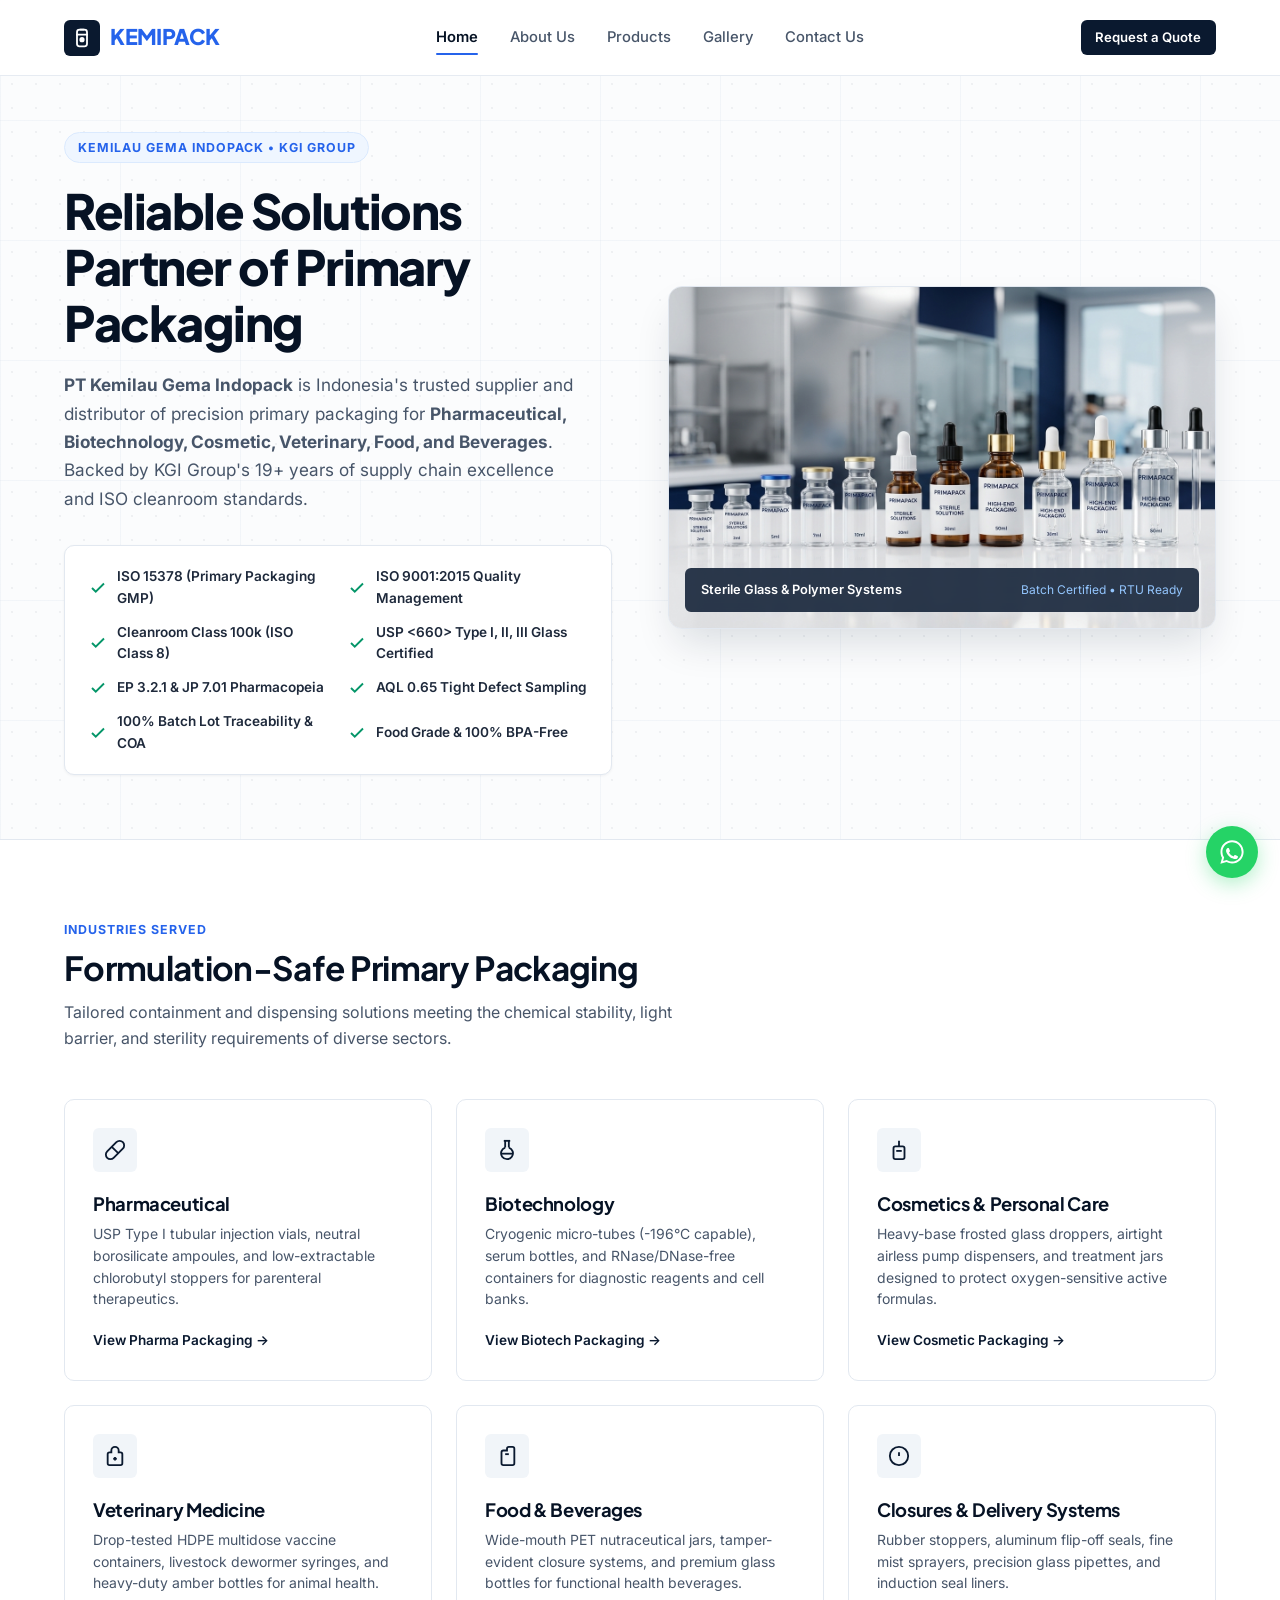
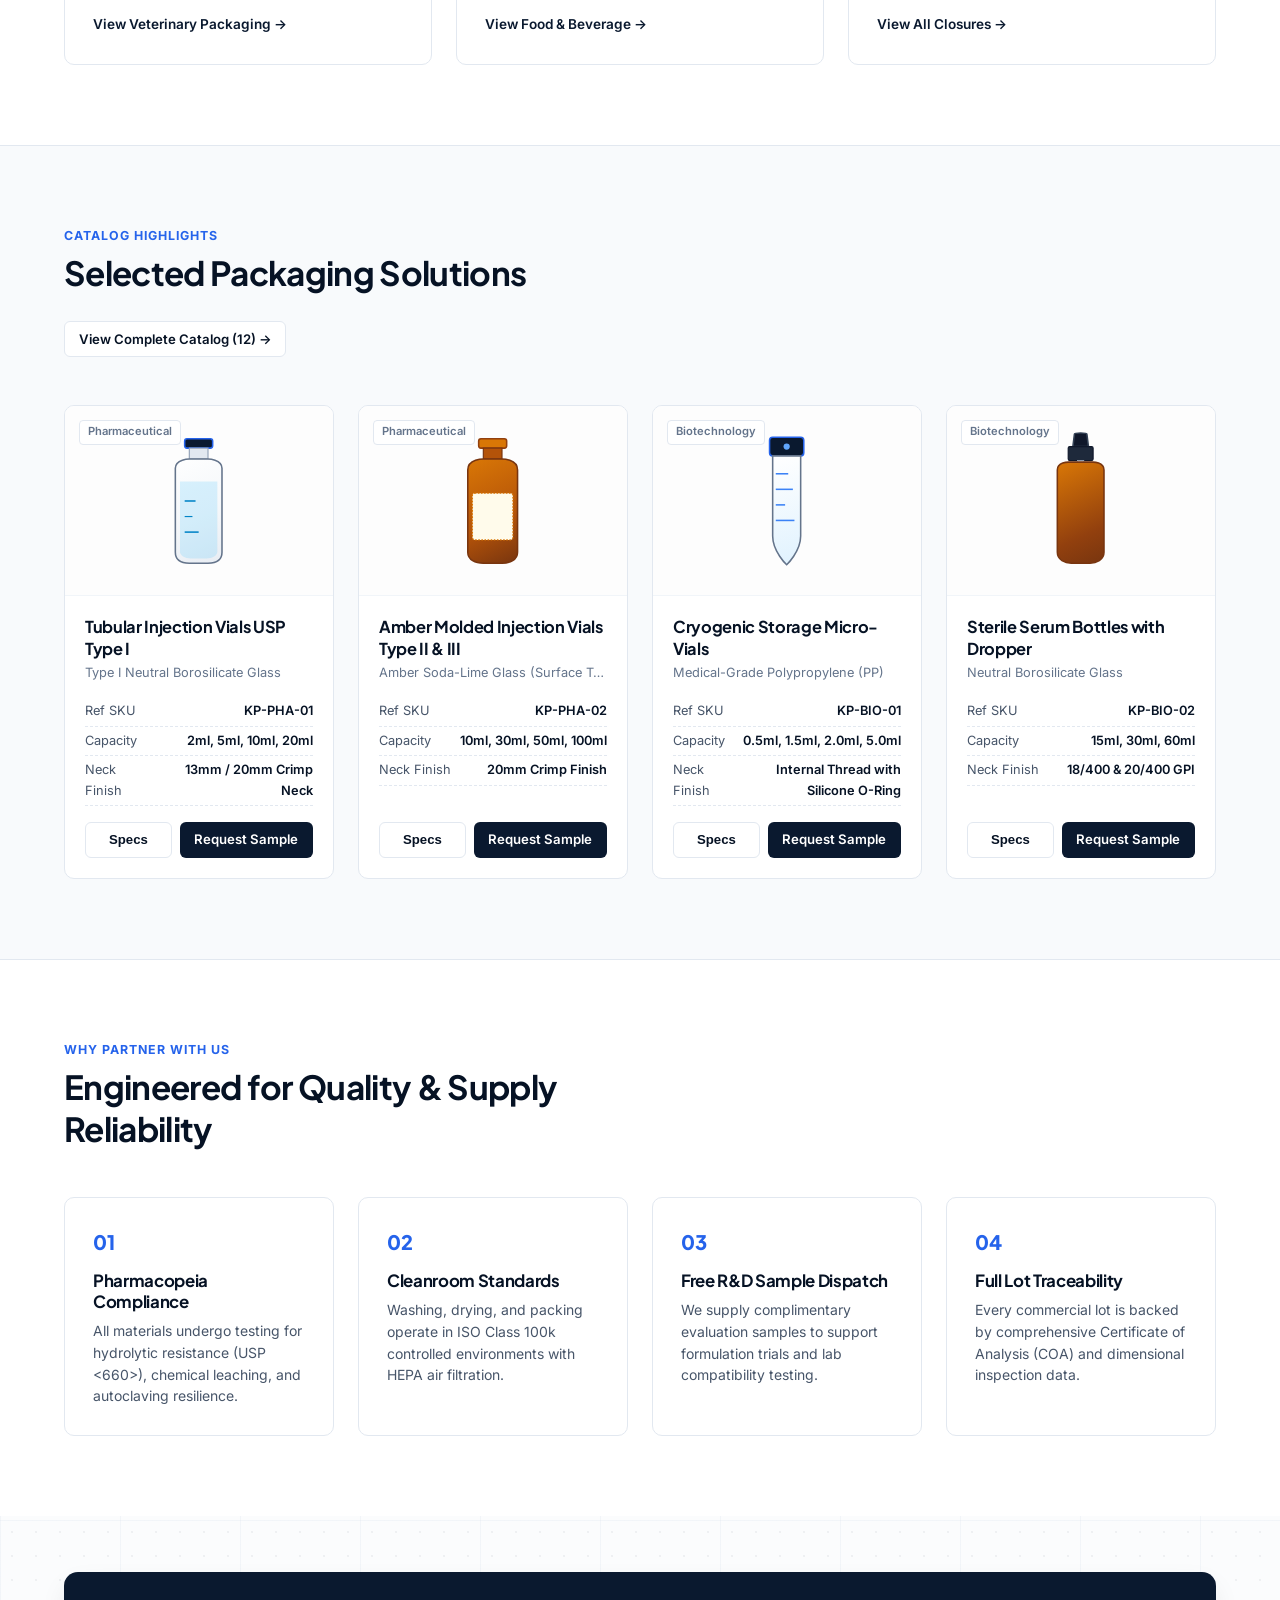
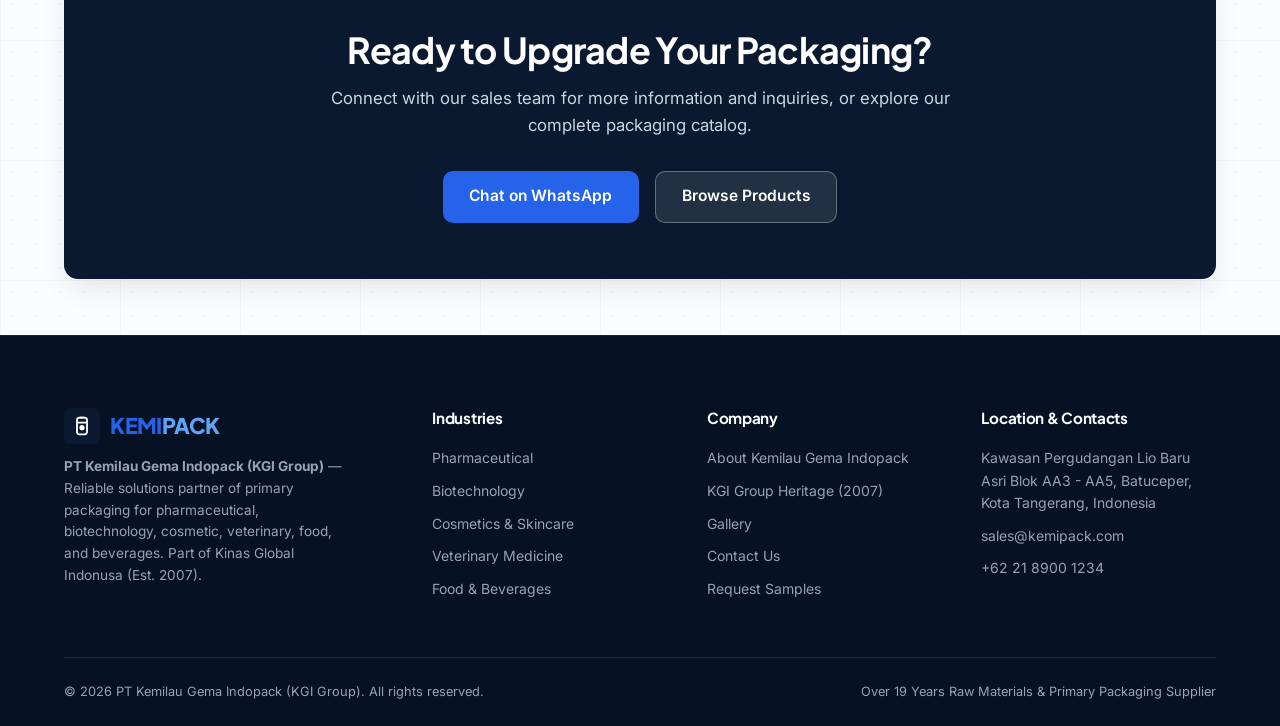
<file: index.html>
<!DOCTYPE html>
<html lang="en">
<head>
  <meta charset="UTF-8">
  <meta name="viewport" content="width=device-width, initial-scale=1.0">
  <title>Kemi Pack — Primary Packaging Solutions Partner</title>
  <meta name="description" content="PT Kemilau Gema Indopack (KGI Group) is a leading supplier and distributor of primary packaging in Indonesia for Pharmaceutical, Biotechnology, Cosmetic, Veterinary, Food, and Beverages. ISO cleanroom certified.">
  <meta name="keywords" content="supplier packaging pharmaceutical, supplier packaging cosmetic, supplier packaging biotechnology, supplier packaging veterinary, supplier packaging food and beverages, distributor packaging indonesia, supplier packaging kosmetik indonesia, supplier packaging obat2an, supplier packaging obat-obatan, distributor botol farmasi, supplier botol kosmetik, botol vial injeksi, botol kaca amber, kemilau gema indopack, kemi pack">
  <meta name="robots" content="index, follow, max-image-preview:large, max-snippet:-1, max-video-preview:-1">
  <link rel="canonical" href="https://kemipack.com/">

  <!-- Nationwide Geographic Targeting for Indonesia -->
  <meta name="geo.region" content="ID">
  <meta name="geo.placename" content="Indonesia">

  <!-- Open Graph / WhatsApp / Facebook / LinkedIn -->
  <meta property="og:type" content="website">
  <meta property="og:url" content="https://kemipack.com/">
  <meta property="og:title" content="Kemi Pack — Primary Packaging Solutions Partner">
  <meta property="og:description" content="Supplier and distributor of precision primary packaging in Indonesia for Pharmaceutical, Biotechnology, Cosmetic, Veterinary, Food, and Beverages.">
  <meta property="og:image" content="https://kemipack.com/assets/hero-banner.jpg">
  <meta property="og:site_name" content="PT Kemilau Gema Indopack">
  <meta property="og:locale" content="en_US">

  <!-- Twitter Card -->
  <meta name="twitter:card" content="summary_large_image">
  <meta name="twitter:url" content="https://kemipack.com/">
  <meta name="twitter:title" content="Kemi Pack — Primary Packaging Solutions Partner">
  <meta name="twitter:description" content="Supplier and distributor of primary packaging for Pharmaceutical, Biotechnology, Cosmetic, Veterinary, Food & Beverages.">
  <meta name="twitter:image" content="https://kemipack.com/assets/hero-banner.jpg">

  <!-- JSON-LD Structured Data Schema -->
  <script type="application/ld+json">
  {
    "@context": "https://schema.org",
    "@type": ["Organization", "LocalBusiness"],
    "name": "PT Kemilau Gema Indopack",
    "alternateName": ["Kemi Pack", "KGI Group Primary Packaging"],
    "url": "https://kemipack.com",
    "logo": "https://kemipack.com/assets/favicon.svg",
    "image": "https://kemipack.com/assets/hero-banner.jpg",
    "description": "Trusted supplier and distributor of primary packaging in Indonesia for pharmaceutical, biotechnology, cosmetic, veterinary, food, and beverages. Part of Kinas Global Indonusa (KGI Group).",
    "address": {
      "@type": "PostalAddress",
      "streetAddress": "Kawasan Pergudangan Lio Baru Asri Blok AA3 - AA5, Batuceper",
      "addressLocality": "Kota Tangerang",
      "addressRegion": "Banten",
      "postalCode": "15122",
      "addressCountry": "ID"
    },
    "geo": {
      "@type": "GeoCoordinates",
      "latitude": -6.1783,
      "longitude": 106.6319
    },
    "areaServed": {
      "@type": "Country",
      "name": "Indonesia"
    },
    "knowsAbout": [
      "Supplier Packaging Pharmaceutical",
      "Supplier Packaging Cosmetic",
      "Supplier Packaging Biotechnology",
      "Supplier Packaging Veterinary",
      "Supplier Packaging Food and Beverages",
      "Distributor Packaging Indonesia",
      "Supplier Packaging Kosmetik Indonesia",
      "Supplier Packaging Obat-obatan",
      "Pharmaceutical Glass Bottles & Vials",
      "Cosmetic Dropper Bottles & Airless Pumps",
      "ISO Cleanroom Primary Packaging"
    ],
    "foundingDate": "2007",
    "parentOrganization": {
      "@type": "Organization",
      "name": "Kinas Global Indonusa (KGI Group)"
    }
  }
  </script>

  <!-- Favicon -->
  <link rel="icon" type="image/svg+xml" href="assets/favicon.svg">
  <link rel="alternate icon" href="assets/favicon.svg">

  <link rel="stylesheet" href="css/style.css">
</head>
<body>

  <!-- Site Header -->
  <header class="site-header">
    <div class="container nav-wrapper">
      <a href="index.html" class="brand-logo" aria-label="Kemi Pack Home">
        <div class="brand-icon">
          <svg viewBox="0 0 24 24" fill="none" stroke="currentColor" stroke-width="2.2" stroke-linecap="round" stroke-linejoin="round">
            <rect x="6" y="2" width="12" height="20" rx="3" />
            <line x1="10" y1="2" x2="14" y2="2" />
            <line x1="6" y1="8" x2="18" y2="8" />
            <circle cx="12" cy="14" r="2" fill="currentColor" />
          </svg>
        </div>
        <span>KEMI<span>PACK</span></span>
      </a>

      <nav aria-label="Main Navigation">
        <ul class="nav-menu">
          <li><a href="index.html" class="nav-link active">Home</a></li>
          <li><a href="about.html" class="nav-link">About Us</a></li>
          <li><a href="products.html" class="nav-link">Products</a></li>
          <li><a href="gallery.html" class="nav-link">Gallery</a></li>
          <li><a href="contact.html" class="nav-link">Contact Us</a></li>
        </ul>
      </nav>

      <div class="nav-actions">
        <a href="contact.html" class="btn btn-primary btn-sm">Request a Quote</a>
        <button class="mobile-toggle" aria-label="Toggle navigation menu" aria-expanded="false">
          <span></span>
          <span></span>
          <span></span>
        </button>
      </div>
    </div>
  </header>

  <!-- Mobile Drawer Menu -->
  <div class="mobile-drawer" role="dialog" aria-modal="true">
    <a href="index.html" class="nav-link active">Home</a>
    <a href="about.html" class="nav-link">About Us</a>
    <a href="products.html" class="nav-link">Products</a>
    <a href="gallery.html" class="nav-link">Gallery</a>
    <a href="contact.html" class="nav-link">Contact Us</a>
    <a href="contact.html" class="btn btn-primary" style="margin-top: 0.5rem; text-align: center;">Request a Quote (RFQ)</a>
  </div>

  <main>
    <!-- Hero Section with Real Packaging Hero Banner -->
    <section class="hero">
      <div class="container hero-grid">
        <div class="hero-content">
          <div class="hero-tag">
            KEMILAU GEMA INDOPACK &bull; KGI GROUP
          </div>
          <h1 class="hero-title">
            Reliable Solutions Partner of Primary Packaging
          </h1>
          <p class="hero-desc">
            <strong>PT Kemilau Gema Indopack</strong> is Indonesia's trusted supplier and distributor of precision primary packaging for <strong>Pharmaceutical, Biotechnology, Cosmetic, Veterinary, Food, and Beverages</strong>. Backed by KGI Group's 19+ years of supply chain excellence and ISO cleanroom standards.
          </p>
          <!-- Expanded ISO & Regulatory Standards Checklist -->
          <div class="hero-iso-checklist">
            <div class="hero-iso-item">
              <svg viewBox="0 0 24 24" fill="none" stroke="currentColor" stroke-width="2.5"><polyline points="20 6 9 17 4 12"/></svg>
              <span>ISO 15378 (Primary Packaging GMP)</span>
            </div>
            <div class="hero-iso-item">
              <svg viewBox="0 0 24 24" fill="none" stroke="currentColor" stroke-width="2.5"><polyline points="20 6 9 17 4 12"/></svg>
              <span>ISO 9001:2015 Quality Management</span>
            </div>
            <div class="hero-iso-item">
              <svg viewBox="0 0 24 24" fill="none" stroke="currentColor" stroke-width="2.5"><polyline points="20 6 9 17 4 12"/></svg>
              <span>Cleanroom Class 100k (ISO Class 8)</span>
            </div>
            <div class="hero-iso-item">
              <svg viewBox="0 0 24 24" fill="none" stroke="currentColor" stroke-width="2.5"><polyline points="20 6 9 17 4 12"/></svg>
              <span>USP &lt;660&gt; Type I, II, III Glass Certified</span>
            </div>
            <div class="hero-iso-item">
              <svg viewBox="0 0 24 24" fill="none" stroke="currentColor" stroke-width="2.5"><polyline points="20 6 9 17 4 12"/></svg>
              <span>EP 3.2.1 &amp; JP 7.01 Pharmacopeia</span>
            </div>
            <div class="hero-iso-item">
              <svg viewBox="0 0 24 24" fill="none" stroke="currentColor" stroke-width="2.5"><polyline points="20 6 9 17 4 12"/></svg>
              <span>AQL 0.65 Tight Defect Sampling</span>
            </div>
            <div class="hero-iso-item">
              <svg viewBox="0 0 24 24" fill="none" stroke="currentColor" stroke-width="2.5"><polyline points="20 6 9 17 4 12"/></svg>
              <span>100% Batch Lot Traceability &amp; COA</span>
            </div>
            <div class="hero-iso-item">
              <svg viewBox="0 0 24 24" fill="none" stroke="currentColor" stroke-width="2.5"><polyline points="20 6 9 17 4 12"/></svg>
              <span>Food Grade &amp; 100% BPA-Free</span>
            </div>
          </div>
        </div>

        <!-- Real Photographic Hero Banner -->
        <div class="hero-banner-container">
          <img src="assets/hero-banner.jpg" alt="Kemi Pack Pharmaceutical and Cosmetic Primary Packaging Line" class="hero-banner-img">
          <div class="hero-banner-badge">
            <span>Sterile Glass &amp; Polymer Systems</span>
            <span>Batch Certified • RTU Ready</span>
          </div>
        </div>
      </div>
    </section>

    <!-- Industry Sectors (Clean 3x2 Grid) -->
    <section class="section" style="background: var(--color-white); border-top: 1px solid var(--slate-200);">
      <div class="container">
        <div class="section-head">
          <div class="section-subtitle">Industries Served</div>
          <h2 class="section-title">Formulation-Safe Primary Packaging</h2>
          <p class="section-desc">
            Tailored containment and dispensing solutions meeting the chemical stability, light barrier, and sterility requirements of diverse sectors.
          </p>
        </div>

        <div class="industry-grid">
          <!-- Pharmaceutical -->
          <div class="industry-box">
            <div class="industry-icon">
              <svg width="22" height="22" viewBox="0 0 24 24" fill="none" stroke="currentColor" stroke-width="2"><path d="m10.5 20.5 10-10a4.95 4.95 0 1 0-7-7l-10 10a4.95 4.95 0 1 0 7 7Z"/><path d="m8.5 8.5 7 7"/></svg>
            </div>
            <h3>Pharmaceutical</h3>
            <p>USP Type I tubular injection vials, neutral borosilicate ampoules, and low-extractable chlorobutyl stoppers for parenteral therapeutics.</p>
            <a href="products.html?category=pharma" class="industry-link">View Pharma Packaging &rarr;</a>
          </div>

          <!-- Biotechnology -->
          <div class="industry-box">
            <div class="industry-icon">
              <svg width="22" height="22" viewBox="0 0 24 24" fill="none" stroke="currentColor" stroke-width="2"><path d="M10 2v7.31"/><path d="M14 9.3V1.99"/><path d="M8.5 2h7"/><path d="M14 9.3a6.5 6.5 0 1 1-4 0"/><path d="M5.52 16h12.96"/></svg>
            </div>
            <h3>Biotechnology</h3>
            <p>Cryogenic micro-tubes (-196°C capable), serum bottles, and RNase/DNase-free containers for diagnostic reagents and cell banks.</p>
            <a href="products.html?category=biotech" class="industry-link">View Biotech Packaging &rarr;</a>
          </div>

          <!-- Cosmetics -->
          <div class="industry-box">
            <div class="industry-icon">
              <svg width="22" height="22" viewBox="0 0 24 24" fill="none" stroke="currentColor" stroke-width="2"><path d="M12 2v6"/><path d="M8 8h8a2 2 0 0 1 2 2v10a2 2 0 0 1-2 2H8a2 2 0 0 1-2-2V10a2 2 0 0 1 2-2Z"/><path d="M9 13h6"/></svg>
            </div>
            <h3>Cosmetics &amp; Personal Care</h3>
            <p>Heavy-base frosted glass droppers, airtight airless pump dispensers, and treatment jars designed to protect oxygen-sensitive active formulas.</p>
            <a href="products.html?category=cosmetic" class="industry-link">View Cosmetic Packaging &rarr;</a>
          </div>

          <!-- Veterinary -->
          <div class="industry-box">
            <div class="industry-icon">
              <svg width="22" height="22" viewBox="0 0 24 24" fill="none" stroke="currentColor" stroke-width="2"><path d="M12 2a4 4 0 0 0-4 4v2H6a2 2 0 0 0-2 2v10a2 2 0 0 0 2 2h12a2 2 0 0 0 2-2V10a2 2 0 0 0-2-2h-2V6a4 4 0 0 0-4-4Z"/><line x1="12" y1="13" x2="12" y2="17"/><line x1="10" y1="15" x2="14" y2="15"/></svg>
            </div>
            <h3>Veterinary Medicine</h3>
            <p>Drop-tested HDPE multidose vaccine containers, livestock dewormer syringes, and heavy-duty amber bottles for animal health.</p>
            <a href="products.html?category=vet" class="industry-link">View Veterinary Packaging &rarr;</a>
          </div>

          <!-- Food & Beverages -->
          <div class="industry-box">
            <div class="industry-icon">
              <svg width="22" height="22" viewBox="0 0 24 24" fill="none" stroke="currentColor" stroke-width="2"><path d="M18 2h-4a2 2 0 0 0-2 2v2H8a2 2 0 0 0-2 2v12a2 2 0 0 0 2 2h10a2 2 0 0 0 2-2V4a2 2 0 0 0-2-2Z"/><path d="M10 10h4"/></svg>
            </div>
            <h3>Food &amp; Beverages</h3>
            <p>Wide-mouth PET nutraceutical jars, tamper-evident closure systems, and premium glass bottles for functional health beverages.</p>
            <a href="products.html?category=food" class="industry-link">View Food &amp; Beverage &rarr;</a>
          </div>

          <!-- Specialty Closures -->
          <div class="industry-box">
            <div class="industry-icon">
              <svg width="22" height="22" viewBox="0 0 24 24" fill="none" stroke="currentColor" stroke-width="2"><circle cx="12" cy="12" r="10"/><line x1="12" y1="8" x2="12" y2="12"/><line x1="12" y1="16" x2="12.01" y2="16"/></svg>
            </div>
            <h3>Closures &amp; Delivery Systems</h3>
            <p>Rubber stoppers, aluminum flip-off seals, fine mist sprayers, precision glass pipettes, and induction seal liners.</p>
            <a href="products.html" class="industry-link">View All Closures &rarr;</a>
          </div>
        </div>
      </div>
    </section>

    <!-- Featured Products Showcase -->
    <section class="section" style="background: var(--color-bg-light); border-top: 1px solid var(--slate-200);">
      <div class="container">
        <div class="section-head" style="display: flex; justify-content: space-between; align-items: flex-end; flex-wrap: wrap; gap: 1rem;">
          <div>
            <div class="section-subtitle">Catalog Highlights</div>
            <h2 class="section-title">Selected Packaging Solutions</h2>
          </div>
          <a href="products.html" class="btn btn-outline btn-sm">
            View Complete Catalog (12) &rarr;
          </a>
        </div>

        <div class="showcase-grid" id="featuredProductsGrid">
          <!-- Populated via js/main.js -->
        </div>
      </div>
    </section>

    <!-- Core Quality Pillars -->
    <section class="section" style="background: var(--color-white); border-top: 1px solid var(--slate-200);">
      <div class="container">
        <div class="section-head">
          <div class="section-subtitle">Why Partner With Us</div>
          <h2 class="section-title">Engineered for Quality &amp; Supply Reliability</h2>
        </div>

        <div class="pillars-grid">
          <div class="pillar-card">
            <div class="pillar-index">01</div>
            <h4>Pharmacopeia Compliance</h4>
            <p>All materials undergo testing for hydrolytic resistance (USP &lt;660&gt;), chemical leaching, and autoclaving resilience.</p>
          </div>
          <div class="pillar-card">
            <div class="pillar-index">02</div>
            <h4>Cleanroom Standards</h4>
            <p>Washing, drying, and packing operate in ISO Class 100k controlled environments with HEPA air filtration.</p>
          </div>
          <div class="pillar-card">
            <div class="pillar-index">03</div>
            <h4>Free R&amp;D Sample Dispatch</h4>
            <p>We supply complimentary evaluation samples to support formulation trials and lab compatibility testing.</p>
          </div>
          <div class="pillar-card">
            <div class="pillar-index">04</div>
            <h4>Full Lot Traceability</h4>
            <p>Every commercial lot is backed by comprehensive Certificate of Analysis (COA) and dimensional inspection data.</p>
          </div>
        </div>
      </div>
    </section>

    <!-- CTA Section -->
    <section class="section-sm">
      <div class="container">
        <div class="cta-box">
          <h2>Ready to Upgrade Your Packaging?</h2>
          <p>
            Connect with our sales team for more information and inquiries, or explore our complete packaging catalog.
          </p>
          <div class="cta-buttons">
            <a href="https://wa.me/6281234567890?text=Hello%20Kemi%20Pack,%20we%20would%20like%20to%20inquire%20about%20primary%20packaging%20solutions" target="_blank" rel="noopener" class="btn btn-accent btn-lg">Chat on WhatsApp</a>
            <a href="products.html" class="btn btn-outline btn-lg" style="background: rgba(255,255,255,0.1); border-color: rgba(255,255,255,0.3); color: #fff;">Browse Products</a>
          </div>
        </div>
      </div>
    </section>
  </main>

  <!-- Product Modal -->
  <div class="modal-overlay" id="productQuickModal" role="dialog" aria-modal="true">
    <div class="modal-container">
      <button class="modal-close-btn" aria-label="Close modal">&times;</button>
      <div class="modal-grid">
        <div class="modal-image-col" id="modalProductImage"></div>
        <div class="modal-info-col">
          <h3 style="font-size: 1.4rem; color: var(--navy-950); margin-bottom: 0.25rem;" id="modalProductTitle"></h3>
          <div style="font-size: 0.825rem; color: var(--slate-500); margin-bottom: 1rem;" id="modalProductSku"></div>
          <p id="modalProductDesc" style="font-size: 0.9rem; color: var(--slate-600); line-height: 1.55; margin-bottom: 1.25rem;"></p>
          
          <h4 style="font-size: 0.85rem; text-transform: uppercase; letter-spacing: 0.05em; color: var(--navy-950); margin-bottom: 0.5rem;">Technical Specifications:</h4>
          <div id="modalProductSpecs"></div>

          <div style="margin-top: 1.5rem; display: flex; gap: 0.75rem;">
            <a href="contact.html" id="modalRequestSampleBtn" class="btn btn-primary btn-sm">Request Sample</a>
            <button class="btn btn-outline btn-sm" onclick="document.getElementById('productQuickModal').classList.remove('active'); document.body.style.overflow='';">Close</button>
          </div>
        </div>
      </div>
    </div>
  </div>

  <!-- Floating WhatsApp Action -->
  <a href="https://wa.me/6281234567890?text=Hello%20Kemi%20Pack,%20we%20would%20like%20to%20inquire%20about%20primary%20packaging%20solutions" target="_blank" rel="noopener" class="floating-wa-btn" aria-label="Chat on WhatsApp">
    <svg viewBox="0 0 24 24" fill="currentColor">
      <path d="M12.04 2c-5.46 0-9.91 4.45-9.91 9.91 0 1.75.46 3.45 1.32 4.95L2.05 22l5.25-1.38c1.45.79 3.08 1.21 4.74 1.21 5.46 0 9.91-4.45 9.91-9.91 0-2.65-1.03-5.14-2.9-7.01A9.816 9.816 0 0 0 12.04 2m.01 1.67c2.2 0 4.26.86 5.82 2.42a8.225 8.225 0 0 1 2.41 5.83c0 4.54-3.7 8.24-8.24 8.24-1.48 0-2.93-.4-4.2-1.15l-.3-.18-3.12.82.83-3.04-.2-.31a8.196 8.196 0 0 1-1.26-4.38c0-4.54 3.7-8.24 8.24-8.24m4.52 11.66c-.25-.13-1.47-.72-1.7-.81-.23-.08-.39-.13-.56.13-.17.25-.64.81-.79.97-.14.17-.29.19-.54.06-.25-.13-1.06-.39-2.03-1.25-.75-.67-1.26-1.5-1.41-1.75-.14-.25-.02-.39.11-.51.11-.11.25-.29.37-.44.13-.14.17-.25.25-.42.08-.17.04-.31-.02-.44-.06-.13-.56-1.35-.77-1.85-.2-.49-.4-.42-.56-.43h-.47c-.17 0-.44.06-.67.31-.23.25-.88.86-.88 2.1 0 1.24.9 2.44 1.03 2.61.13.17 1.78 2.71 4.3 3.8.6.26 1.07.41 1.44.53.61.19 1.16.17 1.6.1.49-.07 1.47-.6 1.68-1.18.21-.58.21-1.08.15-1.18-.06-.1-.23-.17-.48-.29z"/>
    </svg>
  </a>

  <!-- Footer -->
  <footer class="site-footer">
    <div class="container">
      <div class="footer-grid">
        <div>
          <a href="index.html" class="brand-logo" style="color: #ffffff; margin-bottom: 0.75rem;">
            <div class="brand-icon">
              <svg viewBox="0 0 24 24" fill="none" stroke="currentColor" stroke-width="2.2" stroke-linecap="round" stroke-linejoin="round">
                <rect x="6" y="2" width="12" height="20" rx="3" />
                <line x1="10" y1="2" x2="14" y2="2" />
                <line x1="6" y1="8" x2="18" y2="8" />
                <circle cx="12" cy="14" r="2" fill="currentColor" />
              </svg>
            </div>
            <span>KEMI<span style="color: #60a5fa;">PACK</span></span>
          </a>
          <p style="font-size: 0.85rem; line-height: 1.6; max-width: 280px; margin-top: 0.5rem;">
            <strong>PT Kemilau Gema Indopack (KGI Group)</strong> — Reliable solutions partner of primary packaging for pharmaceutical, biotechnology, cosmetic, veterinary, food, and beverages. Part of Kinas Global Indonusa (Est. 2007).
          </p>
        </div>

        <div class="footer-col">
          <h4>Industries</h4>
          <ul class="footer-links">
            <li><a href="products.html?category=pharma">Pharmaceutical</a></li>
            <li><a href="products.html?category=biotech">Biotechnology</a></li>
            <li><a href="products.html?category=cosmetic">Cosmetics &amp; Skincare</a></li>
            <li><a href="products.html?category=vet">Veterinary Medicine</a></li>
            <li><a href="products.html?category=food">Food &amp; Beverages</a></li>
          </ul>
        </div>

        <div class="footer-col">
          <h4>Company</h4>
          <ul class="footer-links">
            <li><a href="about.html">About Kemilau Gema Indopack</a></li>
            <li><a href="about.html#standards">KGI Group Heritage (2007)</a></li>
            <li><a href="gallery.html">Gallery</a></li>
            <li><a href="contact.html">Contact Us</a></li>
            <li><a href="contact.html">Request Samples</a></li>
          </ul>
        </div>

        <div class="footer-col">
          <h4>Location &amp; Contacts</h4>
          <ul class="footer-links">
            <li>Kawasan Pergudangan Lio Baru Asri Blok AA3 - AA5, Batuceper, Kota Tangerang, Indonesia</li>
            <li><a href="mailto:sales@kemipack.com">sales@kemipack.com</a></li>
            <li>+62 21 8900 1234</li>
          </ul>
        </div>
      </div>

      <div class="footer-bottom">
        <div>&copy; 2026 PT Kemilau Gema Indopack (KGI Group). All rights reserved.</div>
        <div>Over 19 Years Raw Materials &amp; Primary Packaging Supplier</div>
      </div>
    </div>
  </footer>

  <script src="js/products-data.js"></script>
  <script src="js/main.js"></script>
</body>
</html>
</file>
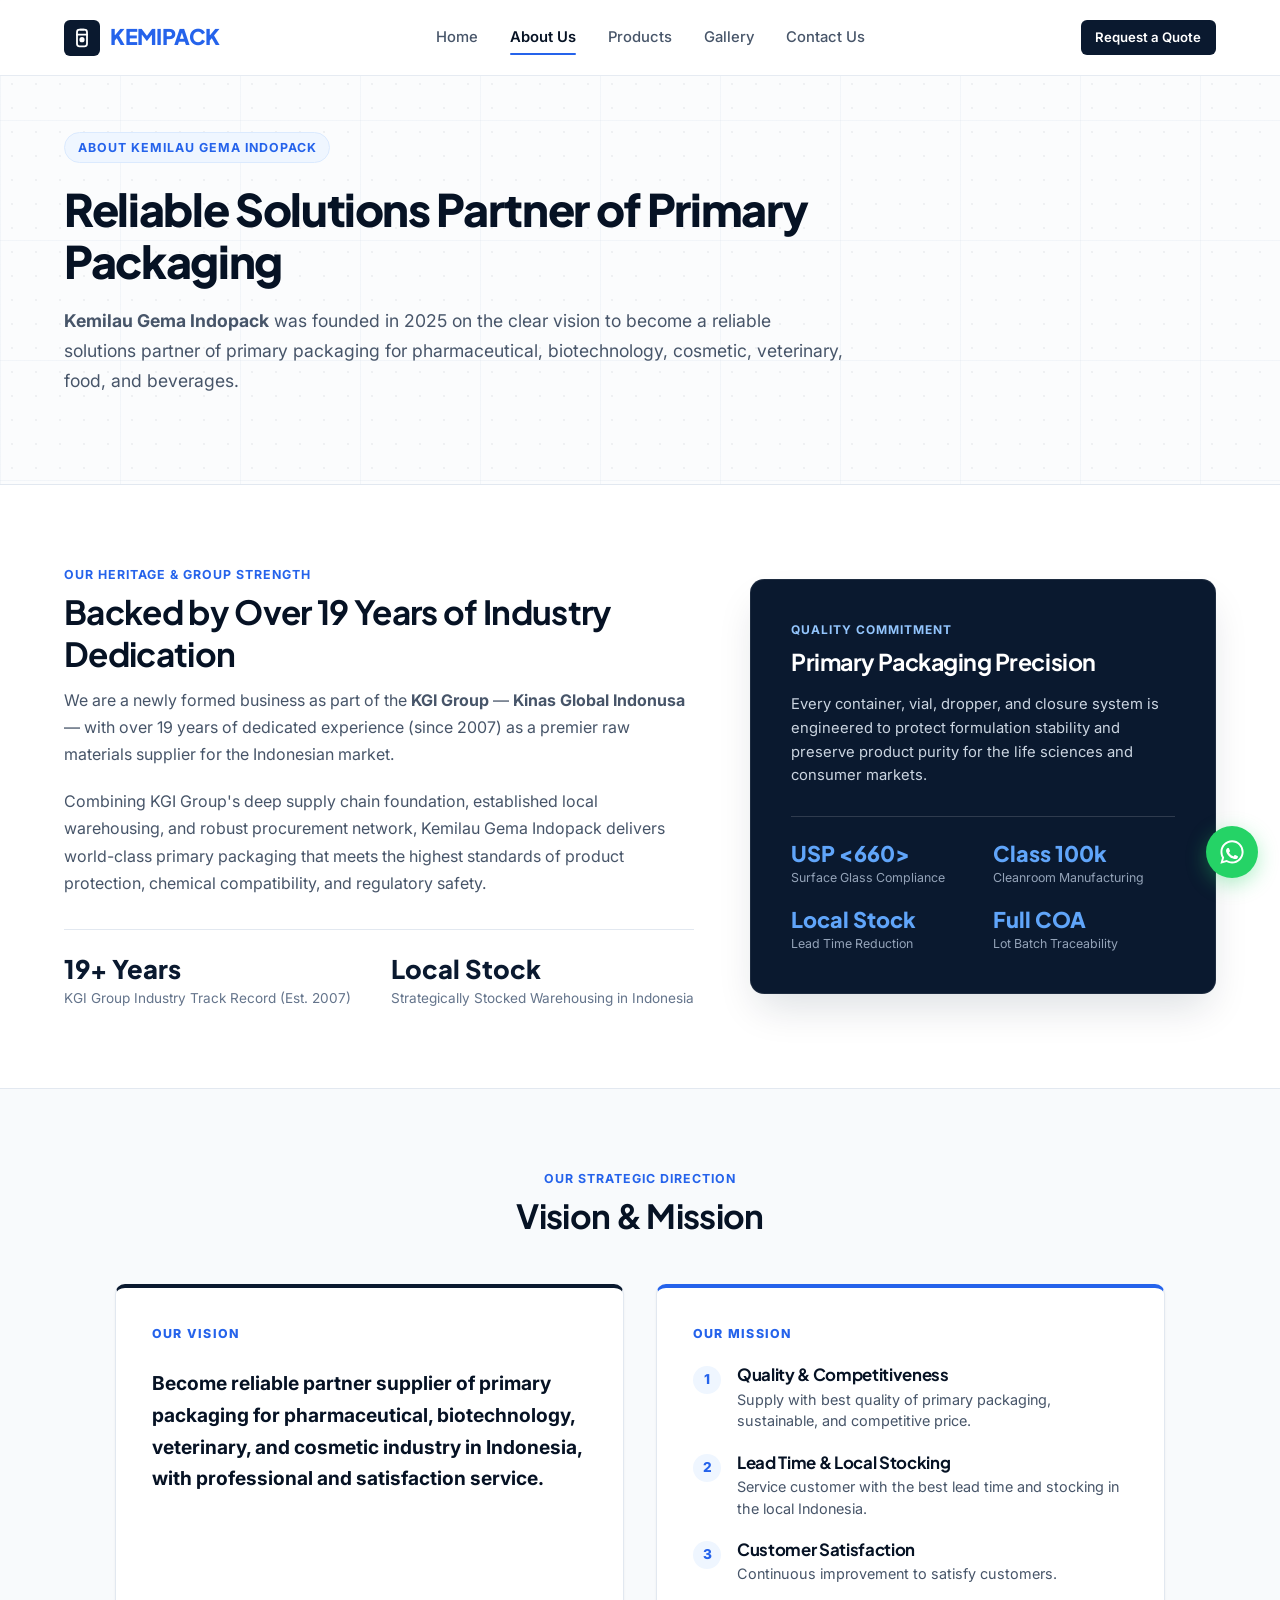
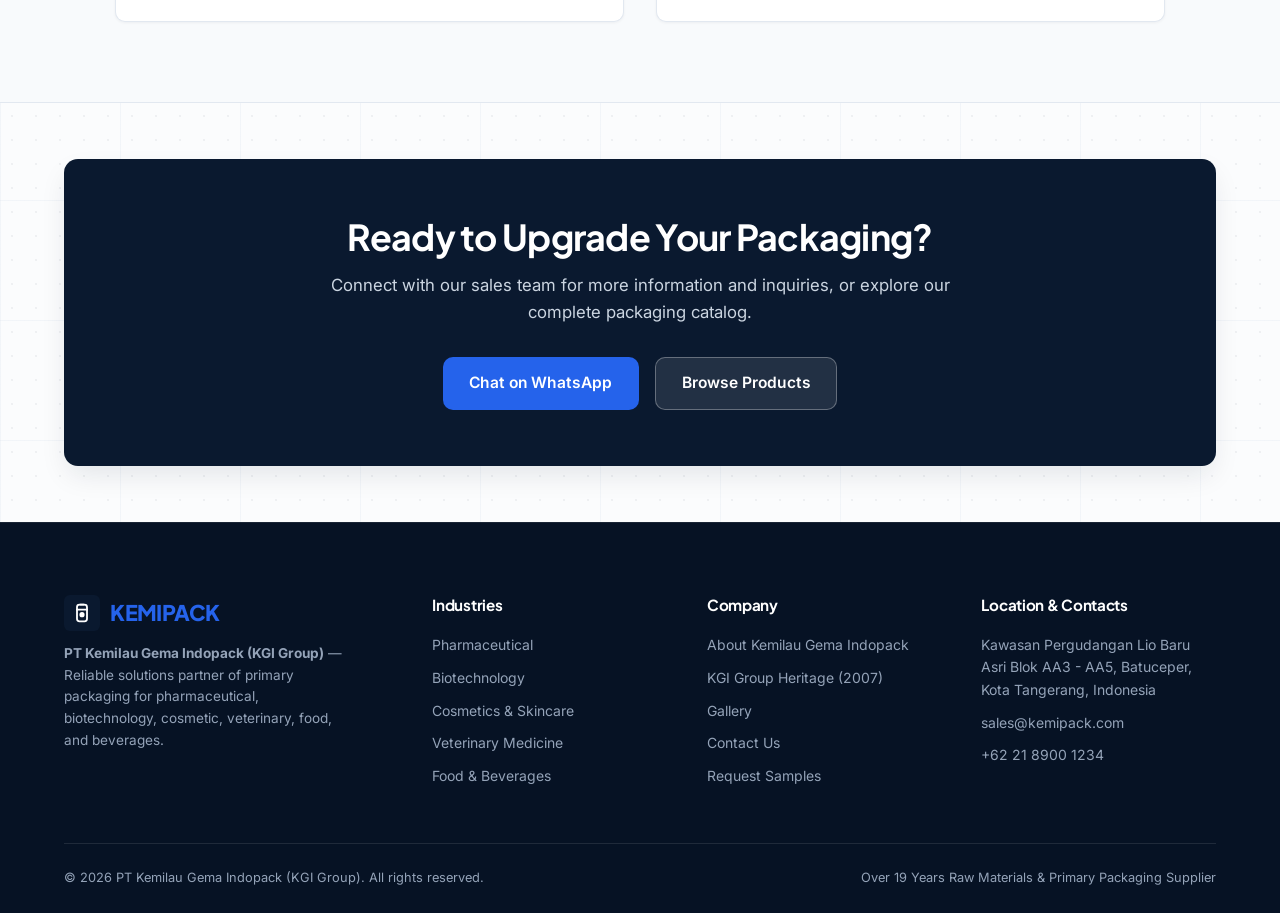
<file: about.html>
<!DOCTYPE html>
<html lang="en">
<head>
  <meta charset="UTF-8">
  <meta name="viewport" content="width=device-width, initial-scale=1.0">
  <title>About Us — PT Kemilau Gema Indopack (KGI Group)</title>
  <meta name="description" content="Learn about PT Kemilau Gema Indopack (KGI Group). Over 19 years of primary packaging supply chain excellence, cleanroom facilities, and quality assurance in Indonesia.">
  <meta name="keywords" content="about kemilau gema indopack, kgi group, primary packaging supplier indonesia, profil perusahaan kemipack">
  <meta name="robots" content="index, follow, max-image-preview:large">
  <link rel="canonical" href="https://kemipack.com/about.html">

  <!-- Open Graph -->
  <meta property="og:type" content="website">
  <meta property="og:url" content="https://kemipack.com/about.html">
  <meta property="og:title" content="About Us — PT Kemilau Gema Indopack (KGI Group)">
  <meta property="og:description" content="Learn about PT Kemilau Gema Indopack (KGI Group). Over 19 years of dedicated supply chain excellence in Indonesia.">
  <meta property="og:image" content="https://kemipack.com/assets/gallery/cleanroom.jpg">
  <meta property="og:site_name" content="PT Kemilau Gema Indopack">

  <!-- Twitter Card -->
  <meta name="twitter:card" content="summary_large_image">
  <meta name="twitter:title" content="About Us — PT Kemilau Gema Indopack (KGI Group)">
  <meta name="twitter:description" content="Learn about PT Kemilau Gema Indopack (KGI Group). Over 19 years of primary packaging excellence.">
  <meta name="twitter:image" content="https://kemipack.com/assets/gallery/cleanroom.jpg">

  <!-- JSON-LD Breadcrumb Schema -->
  <script type="application/ld+json">
  {
    "@context": "https://schema.org",
    "@type": "BreadcrumbList",
    "itemListElement": [
      {
        "@type": "ListItem",
        "position": 1,
        "name": "Home",
        "item": "https://kemipack.com/"
      },
      {
        "@type": "ListItem",
        "position": 2,
        "name": "About Us",
        "item": "https://kemipack.com/about.html"
      }
    ]
  }
  </script>

  <!-- Favicon -->
  <link rel="icon" type="image/svg+xml" href="assets/favicon.svg">
  <link rel="alternate icon" href="assets/favicon.svg">

  <link rel="stylesheet" href="css/style.css">
</head>
<body>

  <!-- Site Header -->
  <header class="site-header">
    <div class="container nav-wrapper">
      <a href="index.html" class="brand-logo" aria-label="Kemilau Gema Indopack Home">
        <div class="brand-icon">
          <svg viewBox="0 0 24 24" fill="none" stroke="currentColor" stroke-width="2.2" stroke-linecap="round" stroke-linejoin="round">
            <rect x="6" y="2" width="12" height="20" rx="3" />
            <line x1="10" y1="2" x2="14" y2="2" />
            <line x1="6" y1="8" x2="18" y2="8" />
            <circle cx="12" cy="14" r="2" fill="currentColor" />
          </svg>
        </div>
        <span>KEMI<span>PACK</span></span>
      </a>

      <nav aria-label="Main Navigation">
        <ul class="nav-menu">
          <li><a href="index.html" class="nav-link">Home</a></li>
          <li><a href="about.html" class="nav-link active">About Us</a></li>
          <li><a href="products.html" class="nav-link">Products</a></li>
          <li><a href="gallery.html" class="nav-link">Gallery</a></li>
          <li><a href="contact.html" class="nav-link">Contact Us</a></li>
        </ul>
      </nav>

      <div class="nav-actions">
        <a href="contact.html" class="btn btn-primary btn-sm">Request a Quote</a>
        <button class="mobile-toggle" aria-label="Toggle navigation menu" aria-expanded="false">
          <span></span>
          <span></span>
          <span></span>
        </button>
      </div>
    </div>
  </header>

  <!-- Mobile Drawer Menu -->
  <div class="mobile-drawer" role="dialog" aria-modal="true">
    <a href="index.html" class="nav-link">Home</a>
    <a href="about.html" class="nav-link active">About Us</a>
    <a href="products.html" class="nav-link">Products</a>
    <a href="gallery.html" class="nav-link">Gallery</a>
    <a href="contact.html" class="nav-link">Contact Us</a>
    <a href="contact.html" class="btn btn-primary" style="margin-top: 0.5rem; text-align: center;">Request a Quote (RFQ)</a>
  </div>

  <main>
    <!-- About Header -->
    <section class="section about-hero-section">
      <div class="container">
        <div style="max-width: 840px;">
          <div class="hero-tag">ABOUT KEMILAU GEMA INDOPACK</div>
          <h1 class="hero-title" style="font-size: clamp(2rem, 3.5vw, 2.9rem);">
            Reliable Solutions Partner of Primary Packaging
          </h1>
          <p class="hero-desc" style="max-width: 780px; font-size: 1.1rem; line-height: 1.7;">
            <strong>Kemilau Gema Indopack</strong> was founded in 2025 on the clear vision to become a reliable solutions partner of primary packaging for pharmaceutical, biotechnology, cosmetic, veterinary, food, and beverages.
          </p>
        </div>
      </div>
    </section>

    <!-- Company Story & Heritage -->
    <section class="section" style="background: var(--color-white); border-bottom: 1px solid var(--slate-200);">
      <div class="container">
        <div class="about-heritage-grid">
          <div class="about-heritage-text">
            <div class="section-subtitle">Our Heritage &amp; Group Strength</div>
            <h2 class="section-title">Backed by Over 19 Years of Industry Dedication</h2>
            <p>
              We are a newly formed business as part of the <strong>KGI Group</strong> — <strong>Kinas Global Indonusa</strong> — with over 19 years of dedicated experience (since 2007) as a premier raw materials supplier for the Indonesian market.
            </p>
            <p>
              Combining KGI Group's deep supply chain foundation, established local warehousing, and robust procurement network, Kemilau Gema Indopack delivers world-class primary packaging that meets the highest standards of product protection, chemical compatibility, and regulatory safety.
            </p>

            <!-- Group Highlights -->
            <div class="about-stats-grid">
              <div>
                <div class="about-stat-number">19+ Years</div>
                <div class="about-stat-label">KGI Group Industry Track Record (Est. 2007)</div>
              </div>
              <div>
                <div class="about-stat-number">Local Stock</div>
                <div class="about-stat-label">Strategically Stocked Warehousing in Indonesia</div>
              </div>
            </div>
          </div>

          <!-- Cleanroom & Quality Box -->
          <div class="about-quality-card" id="standards">
            <div class="about-quality-tag">Quality Commitment</div>
            <h3 class="about-quality-title">Primary Packaging Precision</h3>
            <p class="about-quality-desc">
              Every container, vial, dropper, and closure system is engineered to protect formulation stability and preserve product purity for the life sciences and consumer markets.
            </p>

            <div class="about-quality-specs">
              <div>
                <div class="about-spec-val">USP &lt;660&gt;</div>
                <div class="about-spec-lbl">Surface Glass Compliance</div>
              </div>
              <div>
                <div class="about-spec-val">Class 100k</div>
                <div class="about-spec-lbl">Cleanroom Manufacturing</div>
              </div>
              <div>
                <div class="about-spec-val">Local Stock</div>
                <div class="about-spec-lbl">Lead Time Reduction</div>
              </div>
              <div>
                <div class="about-spec-val">Full COA</div>
                <div class="about-spec-lbl">Lot Batch Traceability</div>
              </div>
            </div>
          </div>
        </div>
      </div>
    </section>

    <!-- Vision and Mission Section -->
    <section class="section" style="background: var(--color-bg-light); border-bottom: 1px solid var(--slate-200);">
      <div class="container">
        <div class="section-head center">
          <div class="section-subtitle">Our Strategic Direction</div>
          <h2 class="section-title">Vision &amp; Mission</h2>
        </div>

        <div class="vision-mission-grid">
          
          <!-- Vision Card -->
          <div class="vision-card">
            <div class="vm-tag">OUR VISION</div>
            <p class="vision-text">
              Become reliable partner supplier of primary packaging for pharmaceutical, biotechnology, veterinary, and cosmetic industry in Indonesia, with professional and satisfaction service.
            </p>
          </div>

          <!-- Mission Card -->
          <div class="mission-card">
            <div class="vm-tag">OUR MISSION</div>
            
            <div class="mission-list">
              <div class="mission-item">
                <div class="mission-num">1</div>
                <div class="mission-content">
                  <h4>Quality &amp; Competitiveness</h4>
                  <p>Supply with best quality of primary packaging, sustainable, and competitive price.</p>
                </div>
              </div>

              <div class="mission-item">
                <div class="mission-num">2</div>
                <div class="mission-content">
                  <h4>Lead Time &amp; Local Stocking</h4>
                  <p>Service customer with the best lead time and stocking in the local Indonesia.</p>
                </div>
              </div>

              <div class="mission-item">
                <div class="mission-num">3</div>
                <div class="mission-content">
                  <h4>Customer Satisfaction</h4>
                  <p>Continuous improvement to satisfy customers.</p>
                </div>
              </div>
            </div>
          </div>

        </div>
      </div>
    </section>

    <!-- CTA Section -->
    <section class="section-sm">
      <div class="container">
        <div class="cta-box">
          <h2>Ready to Upgrade Your Packaging?</h2>
          <p>
            Connect with our sales team for more information and inquiries, or explore our complete packaging catalog.
          </p>
          <div class="cta-buttons">
            <a href="https://wa.me/6281234567890?text=Hello%20Kemi%20Pack,%20we%20would%20like%20to%20inquire%20about%20primary%20packaging%20solutions" target="_blank" rel="noopener" class="btn btn-accent btn-lg">Chat on WhatsApp</a>
            <a href="products.html" class="btn btn-outline btn-lg" style="background: rgba(255,255,255,0.1); border-color: rgba(255,255,255,0.3); color: #fff;">Browse Products</a>
          </div>
        </div>
      </div>
    </section>
  </main>

  <!-- Floating WhatsApp Action -->
  <a href="https://wa.me/6281234567890?text=Hello%20Kemilau%20Gema%20Indopack,%20we%20would%20like%20to%20inquire%20about%20primary%20packaging%20solutions" target="_blank" rel="noopener" class="floating-wa-btn" aria-label="Chat on WhatsApp">
    <svg viewBox="0 0 24 24" fill="currentColor">
      <path d="M12.04 2c-5.46 0-9.91 4.45-9.91 9.91 0 1.75.46 3.45 1.32 4.95L2.05 22l5.25-1.38c1.45.79 3.08 1.21 4.74 1.21 5.46 0 9.91-4.45 9.91-9.91 0-2.65-1.03-5.14-2.9-7.01A9.816 9.816 0 0 0 12.04 2m.01 1.67c2.2 0 4.26.86 5.82 2.42a8.225 8.225 0 0 1 2.41 5.83c0 4.54-3.7 8.24-8.24 8.24-1.48 0-2.93-.4-4.2-1.15l-.3-.18-3.12.82.83-3.04-.2-.31a8.196 8.196 0 0 1-1.26-4.38c0-4.54 3.7-8.24 8.24-8.24m4.52 11.66c-.25-.13-1.47-.72-1.7-.81-.23-.08-.39-.13-.56.13-.17.25-.64.81-.79.97-.14.17-.29.19-.54.06-.25-.13-1.06-.39-2.03-1.25-.75-.67-1.26-1.5-1.41-1.75-.14-.25-.02-.39.11-.51.11-.11.25-.29.37-.44.13-.14.17-.25.25-.42.08-.17.04-.31-.02-.44-.06-.13-.56-1.35-.77-1.85-.2-.49-.4-.42-.56-.43h-.47c-.17 0-.44.06-.67.31-.23.25-.88.86-.88 2.1 0 1.24.9 2.44 1.03 2.61.13.17 1.78 2.71 4.3 3.8.6.26 1.07.41 1.44.53.61.19 1.16.17 1.6.1.49-.07 1.47-.6 1.68-1.18.21-.58.21-1.08.15-1.18-.06-.1-.23-.17-.48-.29z"/>
    </svg>
  </a>

  <!-- Footer -->
  <footer class="site-footer">
    <div class="container">
      <div class="footer-grid">
        <div>
          <a href="index.html" class="brand-logo" style="color: #ffffff; margin-bottom: 0.75rem;">
            <div class="brand-icon">
              <svg viewBox="0 0 24 24" fill="none" stroke="currentColor" stroke-width="2.2" stroke-linecap="round" stroke-linejoin="round">
                <rect x="6" y="2" width="12" height="20" rx="3" />
                <line x1="10" y1="2" x2="14" y2="2" />
                <line x1="6" y1="8" x2="18" y2="8" />
                <circle cx="12" cy="14" r="2" fill="currentColor" />
              </svg>
            </div>
            <span>KEMI<span>PACK</span></span>
          </a>
          <p style="font-size: 0.85rem; line-height: 1.6; max-width: 280px; margin-top: 0.5rem;">
            <strong>PT Kemilau Gema Indopack (KGI Group)</strong> — Reliable solutions partner of primary packaging for pharmaceutical, biotechnology, cosmetic, veterinary, food, and beverages.
          </p>
        </div>

        <div class="footer-col">
          <h4>Industries</h4>
          <ul class="footer-links">
            <li><a href="products.html?category=pharma">Pharmaceutical</a></li>
            <li><a href="products.html?category=biotech">Biotechnology</a></li>
            <li><a href="products.html?category=cosmetic">Cosmetics &amp; Skincare</a></li>
            <li><a href="products.html?category=vet">Veterinary Medicine</a></li>
            <li><a href="products.html?category=food">Food &amp; Beverages</a></li>
          </ul>
        </div>

        <div class="footer-col">
          <h4>Company</h4>
          <ul class="footer-links">
            <li><a href="about.html">About Kemilau Gema Indopack</a></li>
            <li><a href="about.html#standards">KGI Group Heritage (2007)</a></li>
            <li><a href="gallery.html">Gallery</a></li>
            <li><a href="contact.html">Contact Us</a></li>
            <li><a href="contact.html">Request Samples</a></li>
          </ul>
        </div>

        <div class="footer-col">
          <h4>Location &amp; Contacts</h4>
          <ul class="footer-links">
            <li>Kawasan Pergudangan Lio Baru Asri Blok AA3 - AA5, Batuceper, Kota Tangerang, Indonesia</li>
            <li><a href="mailto:sales@kemipack.com">sales@kemipack.com</a></li>
            <li>+62 21 8900 1234</li>
          </ul>
        </div>
      </div>

      <div class="footer-bottom">
        <div>&copy; 2026 PT Kemilau Gema Indopack (KGI Group). All rights reserved.</div>
        <div>Over 19 Years Raw Materials &amp; Primary Packaging Supplier</div>
      </div>
    </div>
  </footer>

  <script src="js/main.js"></script>
</body>
</html>
</file>
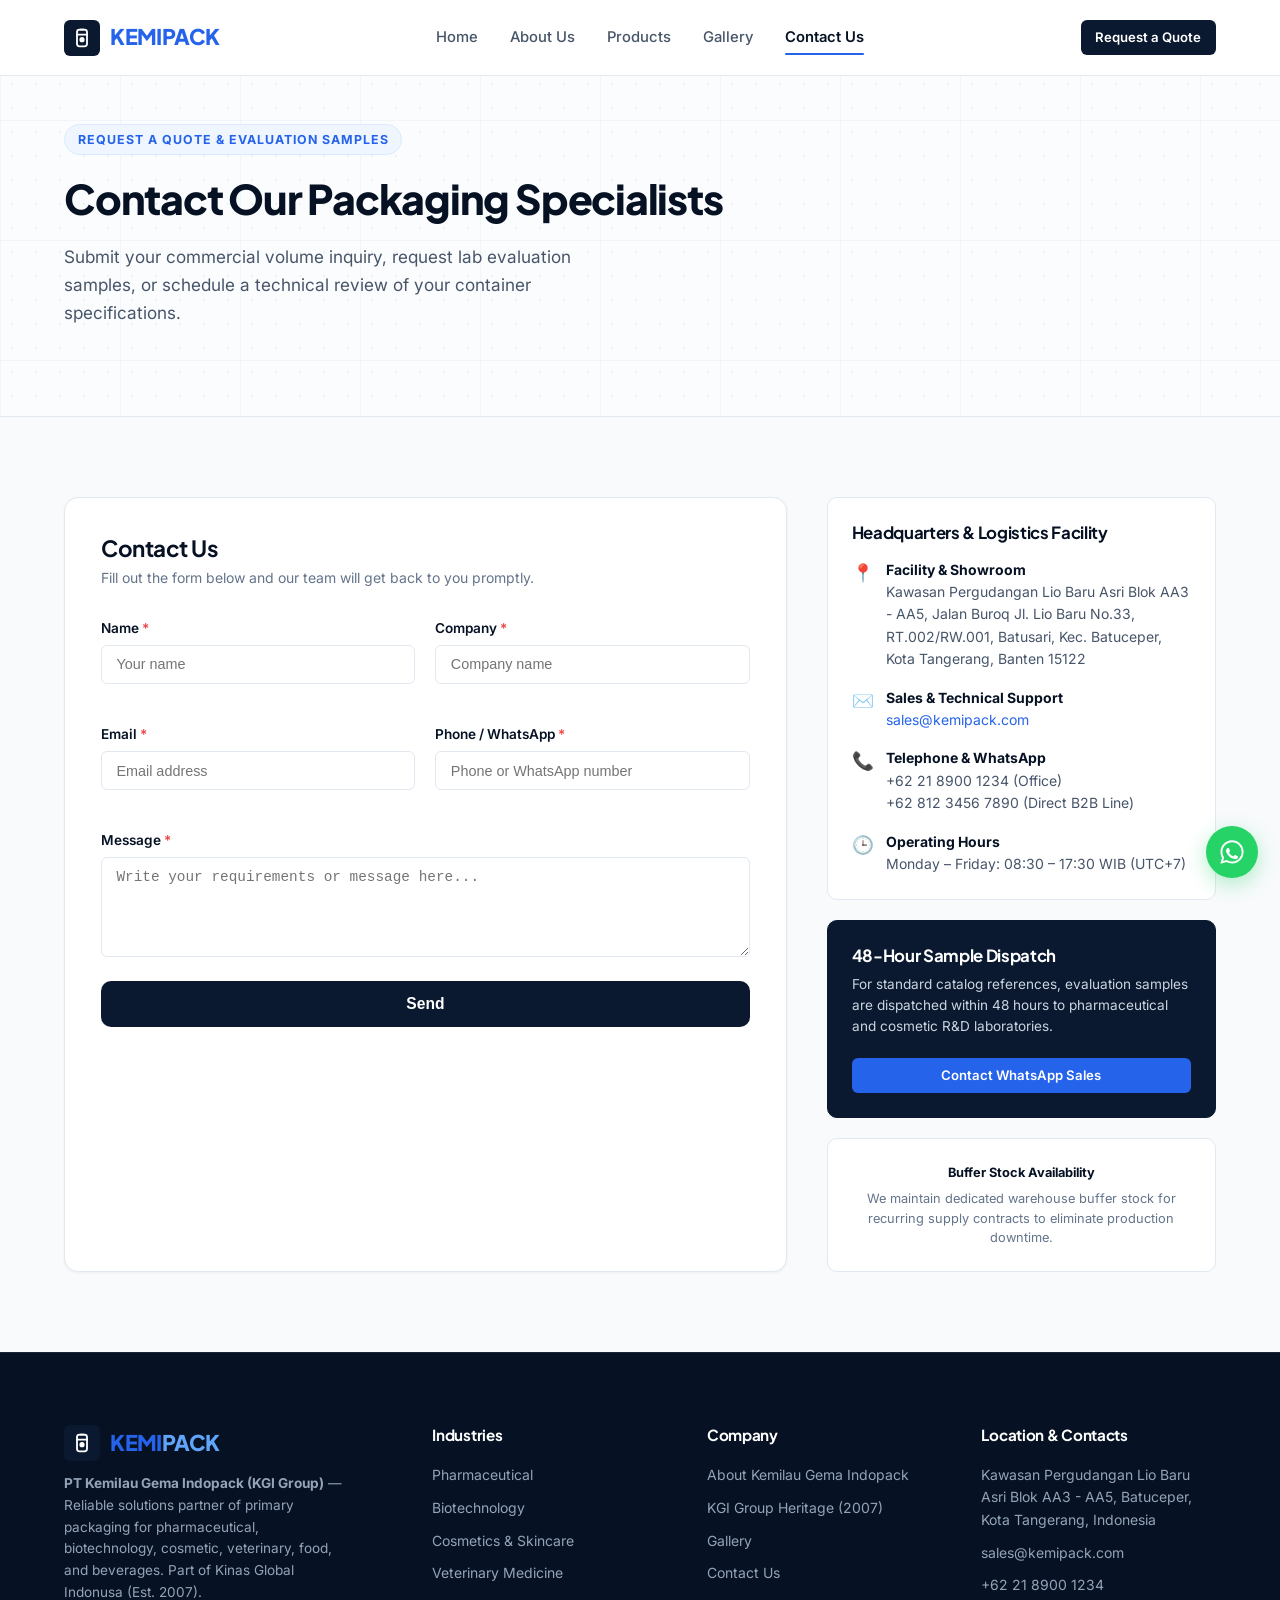
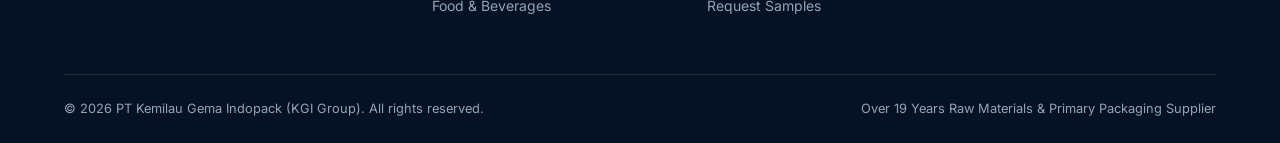
<file: contact.html>
<!DOCTYPE html>
<html lang="en">
<head>
  <meta charset="UTF-8">
  <meta name="viewport" content="width=device-width, initial-scale=1.0">
  <title>Contact Us &amp; Request Samples (RFQ) — Kemi Pack</title>
  <meta name="description" content="Contact PT Kemilau Gema Indopack. Request commercial volume quotations (RFQ), packaging technical consultations, or free lab evaluation samples in Indonesia.">
  <meta name="keywords" content="kontak kemipack, request sample botol obat, rfq kemasan farmasi, alamat pt kemilau gema indopack batuceper">
  <meta name="robots" content="index, follow, max-image-preview:large">
  <link rel="canonical" href="https://kemipack.com/contact.html">

  <!-- Open Graph -->
  <meta property="og:type" content="website">
  <meta property="og:url" content="https://kemipack.com/contact.html">
  <meta property="og:title" content="Contact Us &amp; Request Samples (RFQ) — Kemi Pack">
  <meta property="og:description" content="Submit your inquiry or request free lab evaluation samples directly from Kemi Pack.">
  <meta property="og:image" content="https://kemipack.com/assets/hero-banner.jpg">
  <meta property="og:site_name" content="PT Kemilau Gema Indopack">

  <!-- Twitter Card -->
  <meta name="twitter:card" content="summary_large_image">
  <meta name="twitter:title" content="Contact Us &amp; Request Samples (RFQ) — Kemi Pack">
  <meta name="twitter:description" content="Request commercial quotations (RFQ) and free primary packaging samples in Indonesia.">
  <meta name="twitter:image" content="https://kemipack.com/assets/hero-banner.jpg">

  <!-- JSON-LD Breadcrumb & ContactPage Schema -->
  <script type="application/ld+json">
  {
    "@context": "https://schema.org",
    "@type": "ContactPage",
    "name": "Contact Kemi Pack",
    "description": "Commercial volume quotation and sample request page for PT Kemilau Gema Indopack.",
    "url": "https://kemipack.com/contact.html",
    "breadcrumb": {
      "@type": "BreadcrumbList",
      "itemListElement": [
        {
          "@type": "ListItem",
          "position": 1,
          "name": "Home",
          "item": "https://kemipack.com/"
        },
        {
          "@type": "ListItem",
          "position": 2,
          "name": "Contact Us",
          "item": "https://kemipack.com/contact.html"
        }
      ]
    }
  }
  </script>

  <!-- Favicon -->
  <link rel="icon" type="image/svg+xml" href="assets/favicon.svg">
  <link rel="alternate icon" href="assets/favicon.svg">

  <link rel="stylesheet" href="css/style.css">
</head>
<body>

  <!-- Site Header -->
  <header class="site-header">
    <div class="container nav-wrapper">
      <a href="index.html" class="brand-logo" aria-label="Kemi Pack Home">
        <div class="brand-icon">
          <svg viewBox="0 0 24 24" fill="none" stroke="currentColor" stroke-width="2.2" stroke-linecap="round" stroke-linejoin="round">
            <rect x="6" y="2" width="12" height="20" rx="3" />
            <line x1="10" y1="2" x2="14" y2="2" />
            <line x1="6" y1="8" x2="18" y2="8" />
            <circle cx="12" cy="14" r="2" fill="currentColor" />
          </svg>
        </div>
        <span>KEMI<span>PACK</span></span>
      </a>

      <nav aria-label="Main Navigation">
        <ul class="nav-menu">
          <li><a href="index.html" class="nav-link">Home</a></li>
          <li><a href="about.html" class="nav-link">About Us</a></li>
          <li><a href="products.html" class="nav-link">Products</a></li>
          <li><a href="gallery.html" class="nav-link">Gallery</a></li>
          <li><a href="contact.html" class="nav-link active">Contact Us</a></li>
        </ul>
      </nav>

      <div class="nav-actions">
        <a href="contact.html" class="btn btn-primary btn-sm">Request a Quote</a>
        <button class="mobile-toggle" aria-label="Toggle navigation menu" aria-expanded="false">
          <span></span>
          <span></span>
          <span></span>
        </button>
      </div>
    </div>
  </header>

  <!-- Mobile Drawer Menu -->
  <div class="mobile-drawer" role="dialog" aria-modal="true">
    <a href="index.html" class="nav-link">Home</a>
    <a href="about.html" class="nav-link">About Us</a>
    <a href="products.html" class="nav-link">Products</a>
    <a href="gallery.html" class="nav-link">Gallery</a>
    <a href="contact.html" class="nav-link active">Contact Us</a>
    <a href="contact.html" class="btn btn-primary" style="margin-top: 0.5rem; text-align: center;">Request a Quote (RFQ)</a>
  </div>

  <main>
    <!-- Contact Header -->
    <section class="section-sm" style="padding-top: calc(var(--header-height) + 3rem); border-bottom: 1px solid var(--slate-200);">
      <div class="container">
        <div style="max-width: 720px;">
          <div class="hero-tag">REQUEST A QUOTE &amp; EVALUATION SAMPLES</div>
          <h1 class="hero-title" style="font-size: clamp(2rem, 3.2vw, 2.7rem);">
            Contact Our Packaging Specialists
          </h1>
          <p class="hero-desc">
            Submit your commercial volume inquiry, request lab evaluation samples, or schedule a technical review of your container specifications.
          </p>
        </div>
      </div>
    </section>

    <!-- Contact & RFQ Form Section -->
    <section class="section" style="background: var(--color-bg-light);">
      <div class="container">
        <div class="contact-grid">
          
          <!-- RFQ Form Card -->
          <div class="form-card">
            <h2 style="font-size: 1.4rem; color: var(--navy-950); margin-bottom: 0.35rem;">Contact Us</h2>
            <p style="font-size: 0.875rem; color: var(--slate-500); margin-bottom: 1.75rem;">Fill out the form below and our team will get back to you promptly.</p>

            <form id="rfqContactForm">
              <div class="form-row">
                <div class="form-group">
                  <label for="fullName">Name <span style="color: #ef4444;">*</span></label>
                  <input type="text" id="fullName" class="form-control" placeholder="Your name" required>
                </div>
                <div class="form-group">
                  <label for="companyName">Company <span style="color: #ef4444;">*</span></label>
                  <input type="text" id="companyName" class="form-control" placeholder="Company name" required>
                </div>
              </div>

              <div class="form-row">
                <div class="form-group">
                  <label for="emailAddress">Email <span style="color: #ef4444;">*</span></label>
                  <input type="email" id="emailAddress" class="form-control" placeholder="Email address" required>
                </div>
                <div class="form-group">
                  <label for="phoneNumber">Phone / WhatsApp <span style="color: #ef4444;">*</span></label>
                  <input type="tel" id="phoneNumber" class="form-control" placeholder="Phone or WhatsApp number" required>
                </div>
              </div>

              <div class="form-group">
                <label for="inquiryMessage">Message <span style="color: #ef4444;">*</span></label>
                <textarea id="inquiryMessage" class="form-control" placeholder="Write your requirements or message here..." rows="4" required></textarea>
              </div>

              <div style="margin-top: 1.5rem;">
                <button type="submit" class="btn btn-primary btn-lg" style="width: 100%;">
                  Send
                </button>
              </div>
            </form>
          </div>

          <!-- Contact Information Sidebar -->
          <div class="info-sidebar">
            <div class="info-box">
              <h4>Headquarters &amp; Logistics Facility</h4>
              
              <div class="contact-line">
                <span style="color: var(--blue-600); font-size: 1.1rem;">📍</span>
                <div>
                  <strong style="display: block; color: var(--navy-950);">Facility &amp; Showroom</strong>
                  <span>Kawasan Pergudangan Lio Baru Asri Blok AA3 - AA5, Jalan Buroq Jl. Lio Baru No.33, RT.002/RW.001, Batusari, Kec. Batuceper, Kota Tangerang, Banten 15122</span>
                </div>
              </div>

              <div class="contact-line">
                <span style="color: var(--blue-600); font-size: 1.1rem;">✉️</span>
                <div>
                  <strong style="display: block; color: var(--navy-950);">Sales &amp; Technical Support</strong>
                  <a href="mailto:sales@kemipack.com" style="color: var(--blue-600);">sales@kemipack.com</a>
                </div>
              </div>

              <div class="contact-line">
                <span style="color: var(--blue-600); font-size: 1.1rem;">📞</span>
                <div>
                  <strong style="display: block; color: var(--navy-950);">Telephone &amp; WhatsApp</strong>
                  <span>+62 21 8900 1234 (Office)<br>+62 812 3456 7890 (Direct B2B Line)</span>
                </div>
              </div>

              <div class="contact-line">
                <span style="color: var(--blue-600); font-size: 1.1rem;">🕒</span>
                <div>
                  <strong style="display: block; color: var(--navy-950);">Operating Hours</strong>
                  <span>Monday – Friday: 08:30 – 17:30 WIB (UTC+7)</span>
                </div>
              </div>
            </div>

            <!-- Fast Sample Dispatch Commitment -->
            <div class="info-box" style="background: var(--navy-900); color: var(--color-white); border-color: var(--navy-900);">
              <h4 style="color: #ffffff; margin-bottom: 0.5rem;">48-Hour Sample Dispatch</h4>
              <p style="font-size: 0.85rem; color: #cbd5e1; line-height: 1.55; margin-bottom: 1.25rem;">
                For standard catalog references, evaluation samples are dispatched within 48 hours to pharmaceutical and cosmetic R&amp;D laboratories.
              </p>
              <a href="https://wa.me/6281234567890?text=Hello%20Kemi%20Pack,%20we%20need%20expedited%20packaging%20samples" target="_blank" rel="noopener" class="btn btn-accent btn-sm" style="width: 100%;">
                Contact WhatsApp Sales
              </a>
            </div>

            <!-- Buffer Stock Note -->
            <div class="info-box" style="text-align: center;">
              <div style="font-size: 0.8rem; font-weight: 700; color: var(--navy-950); margin-bottom: 0.35rem;">Buffer Stock Availability</div>
              <p style="font-size: 0.8rem; color: var(--slate-500); line-height: 1.5;">
                We maintain dedicated warehouse buffer stock for recurring supply contracts to eliminate production downtime.
              </p>
            </div>

          </div>
        </div>
      </div>
    </section>
  </main>

  <!-- Floating WhatsApp Action -->
  <a href="https://wa.me/6281234567890?text=Hello%20Kemi%20Pack,%20we%20would%20like%20to%20inquire%20about%20primary%20packaging%20solutions" target="_blank" rel="noopener" class="floating-wa-btn" aria-label="Chat on WhatsApp">
    <svg viewBox="0 0 24 24" fill="currentColor">
      <path d="M12.04 2c-5.46 0-9.91 4.45-9.91 9.91 0 1.75.46 3.45 1.32 4.95L2.05 22l5.25-1.38c1.45.79 3.08 1.21 4.74 1.21 5.46 0 9.91-4.45 9.91-9.91 0-2.65-1.03-5.14-2.9-7.01A9.816 9.816 0 0 0 12.04 2m.01 1.67c2.2 0 4.26.86 5.82 2.42a8.225 8.225 0 0 1 2.41 5.83c0 4.54-3.7 8.24-8.24 8.24-1.48 0-2.93-.4-4.2-1.15l-.3-.18-3.12.82.83-3.04-.2-.31a8.196 8.196 0 0 1-1.26-4.38c0-4.54 3.7-8.24 8.24-8.24m4.52 11.66c-.25-.13-1.47-.72-1.7-.81-.23-.08-.39-.13-.56.13-.17.25-.64.81-.79.97-.14.17-.29.19-.54.06-.25-.13-1.06-.39-2.03-1.25-.75-.67-1.26-1.5-1.41-1.75-.14-.25-.02-.39.11-.51.11-.11.25-.29.37-.44.13-.14.17-.25.25-.42.08-.17.04-.31-.02-.44-.06-.13-.56-1.35-.77-1.85-.2-.49-.4-.42-.56-.43h-.47c-.17 0-.44.06-.67.31-.23.25-.88.86-.88 2.1 0 1.24.9 2.44 1.03 2.61.13.17 1.78 2.71 4.3 3.8.6.26 1.07.41 1.44.53.61.19 1.16.17 1.6.1.49-.07 1.47-.6 1.68-1.18.21-.58.21-1.08.15-1.18-.06-.1-.23-.17-.48-.29z"/>
    </svg>
  </a>

  <!-- Footer -->
  <footer class="site-footer">
    <div class="container">
      <div class="footer-grid">
        <div>
          <a href="index.html" class="brand-logo" style="color: #ffffff; margin-bottom: 0.75rem;">
            <div class="brand-icon">
              <svg viewBox="0 0 24 24" fill="none" stroke="currentColor" stroke-width="2.2" stroke-linecap="round" stroke-linejoin="round">
                <rect x="6" y="2" width="12" height="20" rx="3" />
                <line x1="10" y1="2" x2="14" y2="2" />
                <line x1="6" y1="8" x2="18" y2="8" />
                <circle cx="12" cy="14" r="2" fill="currentColor" />
              </svg>
            </div>
            <span>KEMI<span style="color: #60a5fa;">PACK</span></span>
          </a>
          <p style="font-size: 0.85rem; line-height: 1.6; max-width: 280px; margin-top: 0.5rem;">
            <strong>PT Kemilau Gema Indopack (KGI Group)</strong> — Reliable solutions partner of primary packaging for pharmaceutical, biotechnology, cosmetic, veterinary, food, and beverages. Part of Kinas Global Indonusa (Est. 2007).
          </p>
        </div>

        <div class="footer-col">
          <h4>Industries</h4>
          <ul class="footer-links">
            <li><a href="products.html?category=pharma">Pharmaceutical</a></li>
            <li><a href="products.html?category=biotech">Biotechnology</a></li>
            <li><a href="products.html?category=cosmetic">Cosmetics &amp; Skincare</a></li>
            <li><a href="products.html?category=vet">Veterinary Medicine</a></li>
            <li><a href="products.html?category=food">Food &amp; Beverages</a></li>
          </ul>
        </div>

        <div class="footer-col">
          <h4>Company</h4>
          <ul class="footer-links">
            <li><a href="about.html">About Kemilau Gema Indopack</a></li>
            <li><a href="about.html#standards">KGI Group Heritage (2007)</a></li>
            <li><a href="gallery.html">Gallery</a></li>
            <li><a href="contact.html">Contact Us</a></li>
            <li><a href="contact.html">Request Samples</a></li>
          </ul>
        </div>

        <div class="footer-col">
          <h4>Location &amp; Contacts</h4>
          <ul class="footer-links">
            <li>Kawasan Pergudangan Lio Baru Asri Blok AA3 - AA5, Batuceper, Kota Tangerang, Indonesia</li>
            <li><a href="mailto:sales@kemipack.com">sales@kemipack.com</a></li>
            <li>+62 21 8900 1234</li>
          </ul>
        </div>
      </div>

      <div class="footer-bottom">
        <div>&copy; 2026 PT Kemilau Gema Indopack (KGI Group). All rights reserved.</div>
        <div>Over 19 Years Raw Materials &amp; Primary Packaging Supplier</div>
      </div>
    </div>
  </footer>

  <script src="js/main.js"></script>
</body>
</html>
</file>
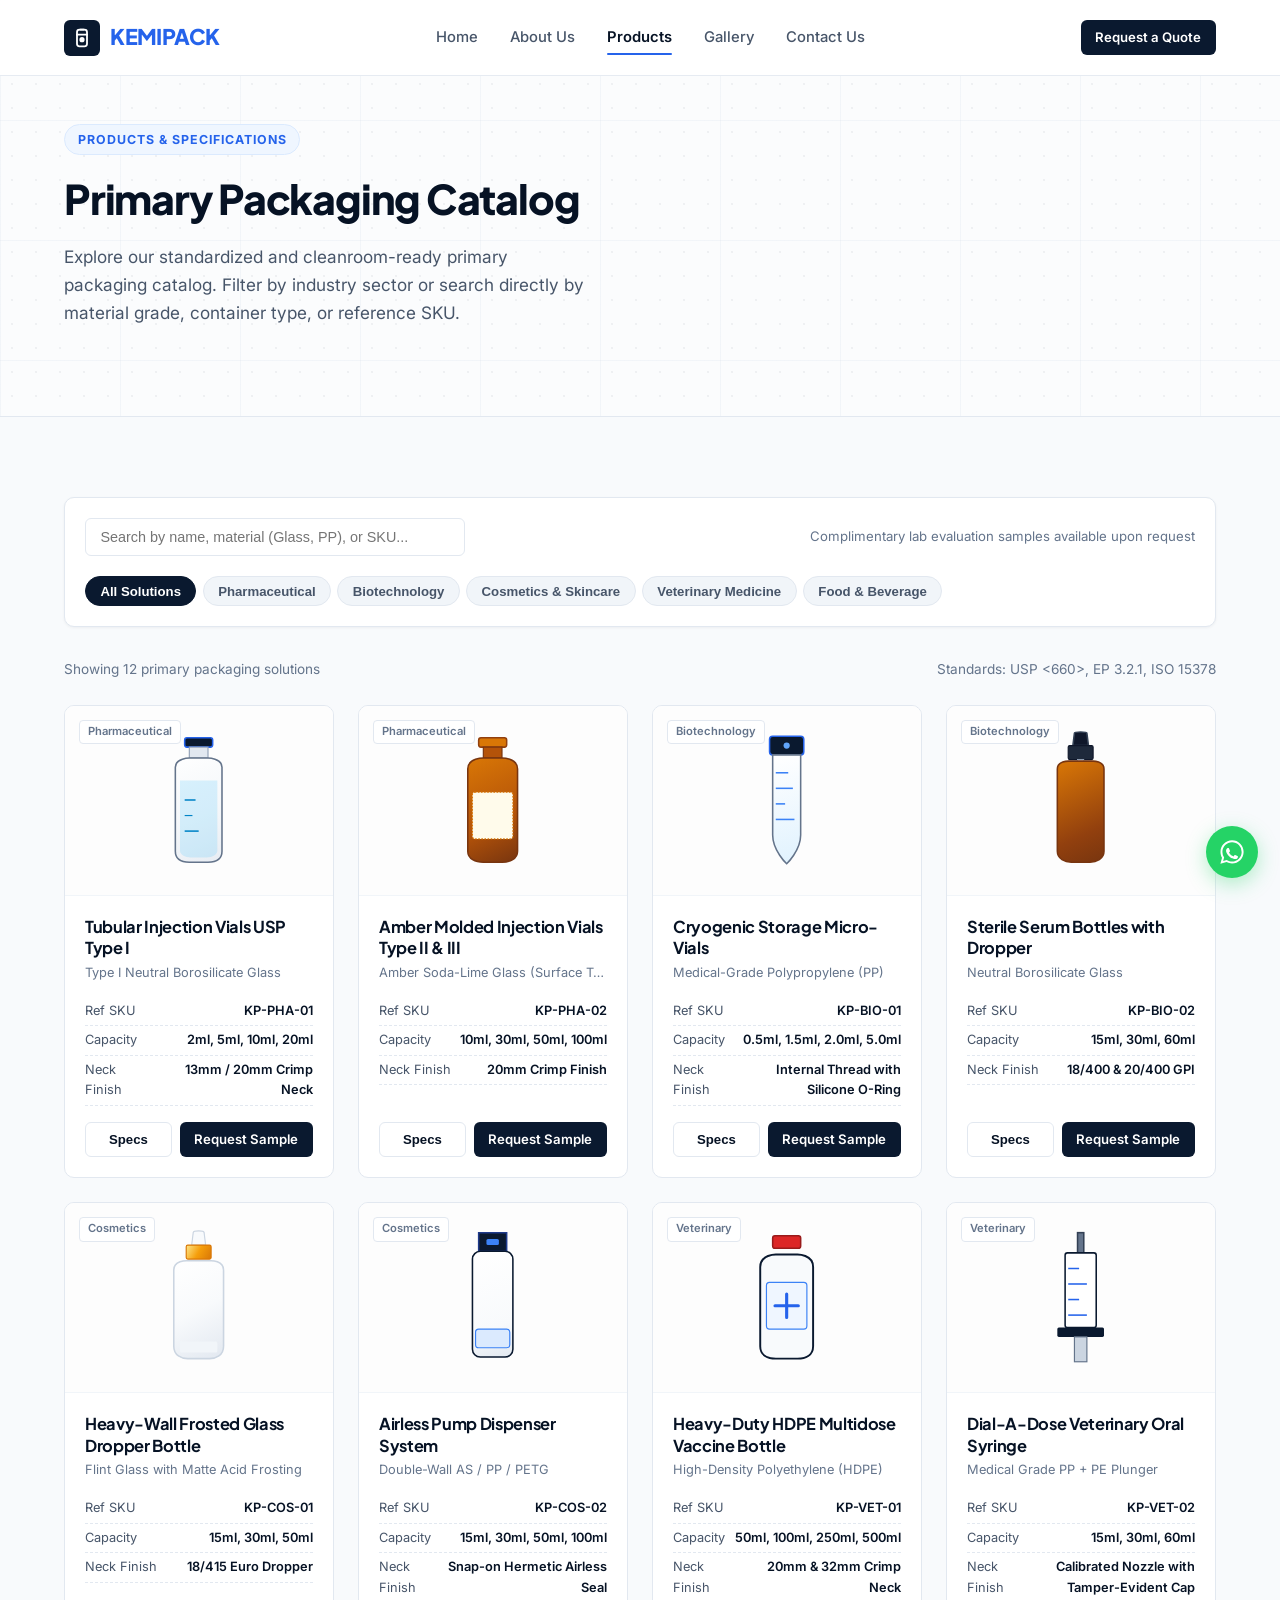
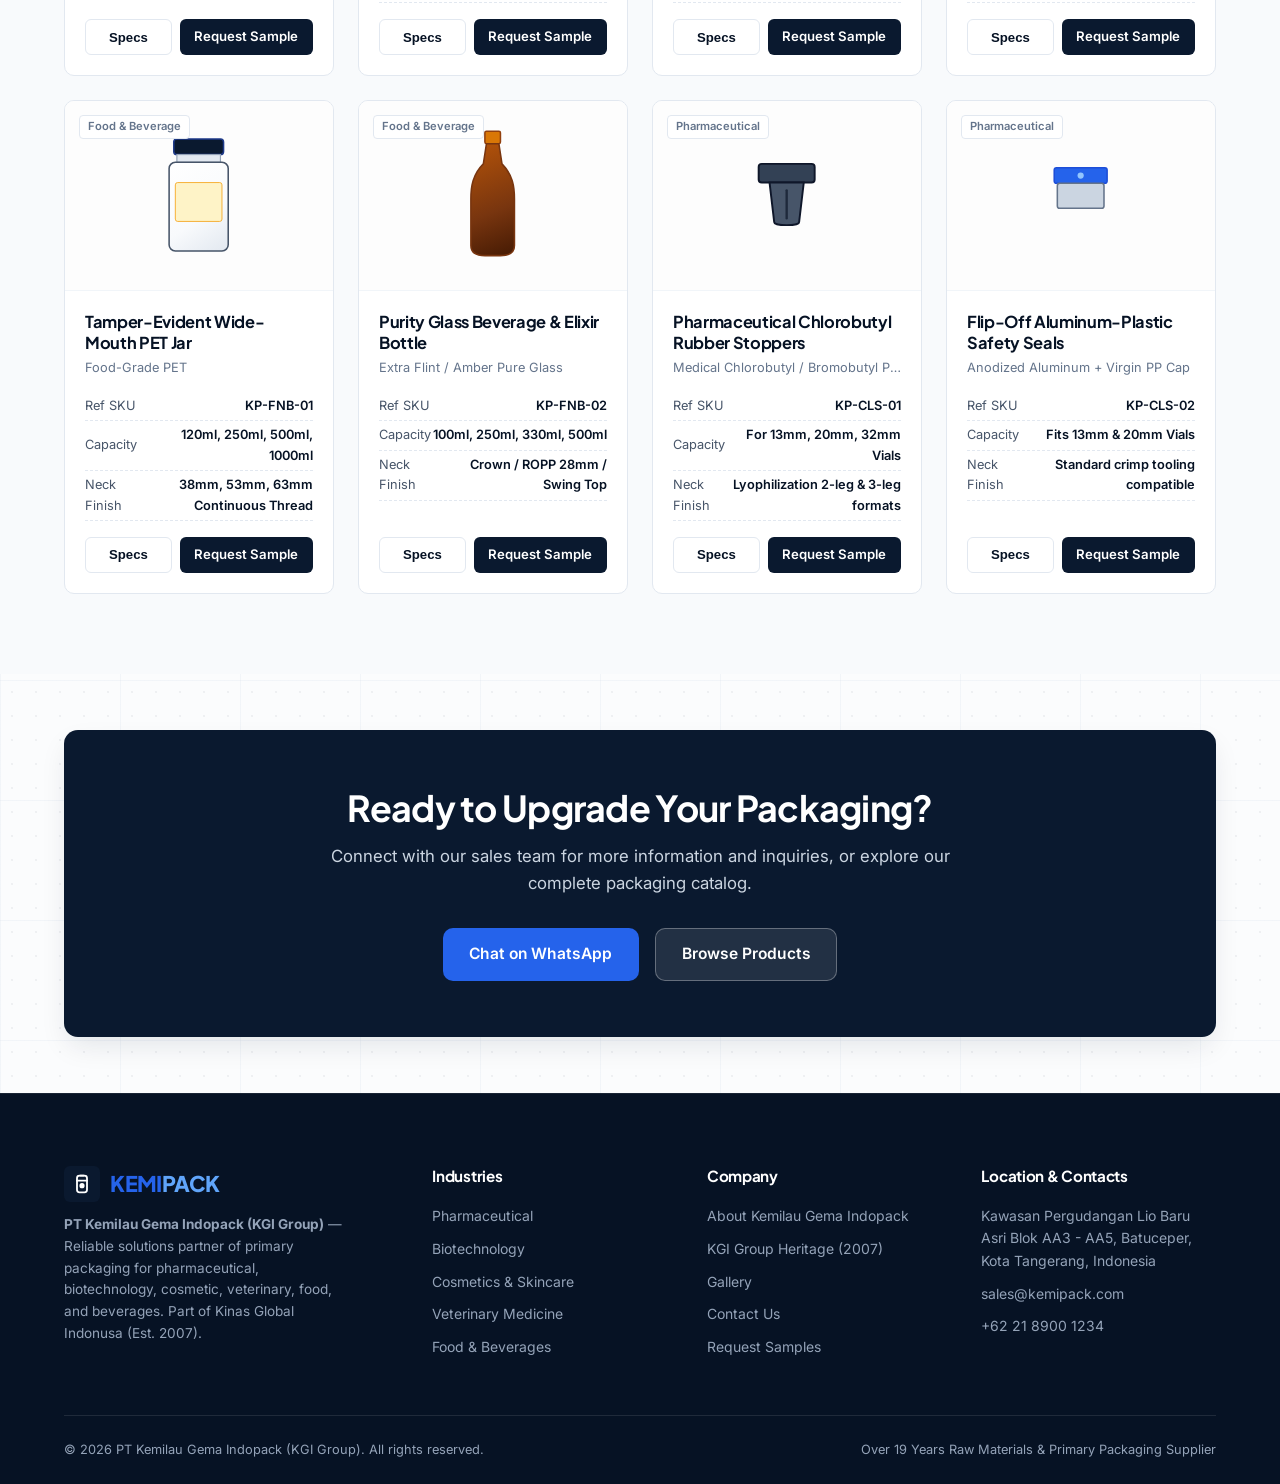
<file: products.html>
<!DOCTYPE html>
<html lang="en">
<head>
  <meta charset="UTF-8">
  <meta name="viewport" content="width=device-width, initial-scale=1.0">
  <title>Products Catalog — Kemi Pack | Primary Packaging</title>
  <meta name="description" content="Browse Kemi Pack's complete primary packaging catalog for Pharmaceutical, Biotechnology, Cosmetic, Veterinary, Food, and Beverages in Indonesia.">
  <meta name="keywords" content="supplier packaging pharmaceutical, distributor packaging cosmetic, supplier packaging biotechnology, supplier packaging veterinary, supplier packaging food and beverages, distributor packaging indonesia, botol kaca farmasi, botol vial injeksi, botol pipet kosmetik, kemilau gema indopack">
  <meta name="robots" content="index, follow, max-image-preview:large">
  <link rel="canonical" href="https://kemipack.com/products.html">

  <!-- Open Graph -->
  <meta property="og:type" content="website">
  <meta property="og:url" content="https://kemipack.com/products.html">
  <meta property="og:title" content="Products Catalog — Kemi Pack | Primary Packaging">
  <meta property="og:description" content="Primary packaging catalog for Pharmaceutical, Biotechnology, Cosmetic, Veterinary, Food, and Beverages in Indonesia.">
  <meta property="og:image" content="https://kemipack.com/assets/gallery/amber-bottles.jpg">
  <meta property="og:site_name" content="PT Kemilau Gema Indopack">

  <!-- Twitter Card -->
  <meta name="twitter:card" content="summary_large_image">
  <meta name="twitter:title" content="Products Catalog — Kemi Pack | Primary Packaging">
  <meta name="twitter:description" content="Primary packaging catalog for Pharmaceutical, Cosmetic, Biotechnology, Veterinary, Food & Beverages.">
  <meta name="twitter:image" content="https://kemipack.com/assets/gallery/amber-bottles.jpg">

  <!-- JSON-LD Breadcrumb & CollectionPage Schema -->
  <script type="application/ld+json">
  {
    "@context": "https://schema.org",
    "@type": "CollectionPage",
    "name": "Primary Packaging Products Catalog",
    "description": "Comprehensive primary packaging catalog for pharmaceutical, cosmetic, biotech, veterinary, and food industries.",
    "url": "https://kemipack.com/products.html",
    "breadcrumb": {
      "@type": "BreadcrumbList",
      "itemListElement": [
        {
          "@type": "ListItem",
          "position": 1,
          "name": "Home",
          "item": "https://kemipack.com/"
        },
        {
          "@type": "ListItem",
          "position": 2,
          "name": "Products",
          "item": "https://kemipack.com/products.html"
        }
      ]
    }
  }
  </script>

  <!-- Favicon -->
  <link rel="icon" type="image/svg+xml" href="assets/favicon.svg">
  <link rel="alternate icon" href="assets/favicon.svg">

  <link rel="stylesheet" href="css/style.css">
</head>
<body>

  <!-- Site Header -->
  <header class="site-header">
    <div class="container nav-wrapper">
      <a href="index.html" class="brand-logo" aria-label="Kemi Pack Home">
        <div class="brand-icon">
          <svg viewBox="0 0 24 24" fill="none" stroke="currentColor" stroke-width="2.2" stroke-linecap="round" stroke-linejoin="round">
            <rect x="6" y="2" width="12" height="20" rx="3" />
            <line x1="10" y1="2" x2="14" y2="2" />
            <line x1="6" y1="8" x2="18" y2="8" />
            <circle cx="12" cy="14" r="2" fill="currentColor" />
          </svg>
        </div>
        <span>KEMI<span>PACK</span></span>
      </a>

      <nav aria-label="Main Navigation">
        <ul class="nav-menu">
          <li><a href="index.html" class="nav-link">Home</a></li>
          <li><a href="about.html" class="nav-link">About Us</a></li>
          <li><a href="products.html" class="nav-link active">Products</a></li>
          <li><a href="gallery.html" class="nav-link">Gallery</a></li>
          <li><a href="contact.html" class="nav-link">Contact Us</a></li>
        </ul>
      </nav>

      <div class="nav-actions">
        <a href="contact.html" class="btn btn-primary btn-sm">Request a Quote</a>
        <button class="mobile-toggle" aria-label="Toggle navigation menu" aria-expanded="false">
          <span></span>
          <span></span>
          <span></span>
        </button>
      </div>
    </div>
  </header>

  <!-- Mobile Drawer Menu -->
  <div class="mobile-drawer" role="dialog" aria-modal="true">
    <a href="index.html" class="nav-link">Home</a>
    <a href="about.html" class="nav-link">About Us</a>
    <a href="products.html" class="nav-link active">Products</a>
    <a href="gallery.html" class="nav-link">Gallery</a>
    <a href="contact.html" class="nav-link">Contact Us</a>
    <a href="contact.html" class="btn btn-primary" style="margin-top: 0.5rem; text-align: center;">Request a Quote (RFQ)</a>
  </div>

  <main>
    <!-- Catalog Header -->
    <section class="section-sm" style="padding-top: calc(var(--header-height) + 3rem); border-bottom: 1px solid var(--slate-200);">
      <div class="container">
        <div style="max-width: 720px;">
          <div class="hero-tag">PRODUCTS &amp; SPECIFICATIONS</div>
          <h1 class="hero-title" style="font-size: clamp(2rem, 3.2vw, 2.7rem);">
            Primary Packaging Catalog
          </h1>
          <p class="hero-desc">
            Explore our standardized and cleanroom-ready primary packaging catalog. Filter by industry sector or search directly by material grade, container type, or reference SKU.
          </p>
        </div>
      </div>
    </section>

    <!-- Catalog Interactive Grid Section -->
    <section class="section" style="background: var(--color-bg-light); min-height: 600px;">
      <div class="container">
        
        <!-- Filter Toolbar -->
        <div class="filter-toolbar">
          <div style="display: flex; justify-content: space-between; align-items: center; flex-wrap: wrap; gap: 1rem; margin-bottom: 1.25rem;">
            <!-- Search Bar -->
            <div style="position: relative; flex: 1; max-width: 380px; min-width: 260px;">
              <input type="text" id="catalogSearchInput" class="form-control" placeholder="Search by name, material (Glass, PP), or SKU..." aria-label="Search packaging solutions">
            </div>

            <div style="font-size: 0.825rem; color: var(--slate-500);">
              Complimentary lab evaluation samples available upon request
            </div>
          </div>

          <!-- Filter Pills -->
          <div class="filter-pills" role="tablist" aria-label="Industry filter">
            <button class="filter-btn active" data-category="all">All Solutions</button>
            <button class="filter-btn" data-category="pharma">Pharmaceutical</button>
            <button class="filter-btn" data-category="biotech">Biotechnology</button>
            <button class="filter-btn" data-category="cosmetic">Cosmetics &amp; Skincare</button>
            <button class="filter-btn" data-category="vet">Veterinary Medicine</button>
            <button class="filter-btn" data-category="food">Food &amp; Beverage</button>
          </div>
        </div>

        <!-- Catalog Status Bar -->
        <div style="display: flex; justify-content: space-between; align-items: center; margin-bottom: 1.5rem; font-size: 0.85rem; color: var(--slate-500);">
          <span id="catalogCount">Loading products...</span>
          <span>Standards: USP &lt;660&gt;, EP 3.2.1, ISO 15378</span>
        </div>

        <!-- Catalog Cards Grid -->
        <div class="showcase-grid" id="catalogGrid">
          <!-- Dynamically filled by js/main.js -->
        </div>
      </div>
    </section>

    <!-- Custom Mold CTA -->
    <section class="section-sm">
      <div class="container">
        <div class="cta-box">
          <h2>Ready to Upgrade Your Packaging?</h2>
          <p>
            Connect with our sales team for more information and inquiries, or explore our complete packaging catalog.
          </p>
          <div class="cta-buttons">
            <a href="https://wa.me/6281234567890?text=Hello%20Kemi%20Pack,%20we%20would%20like%20to%20inquire%20about%20primary%20packaging%20solutions" target="_blank" rel="noopener" class="btn btn-accent btn-lg">Chat on WhatsApp</a>
            <a href="products.html" class="btn btn-outline btn-lg" style="background: rgba(255,255,255,0.1); border-color: rgba(255,255,255,0.3); color: #fff;">Browse Products</a>
          </div>
        </div>
      </div>
    </section>
  </main>

  <!-- Product Modal -->
  <div class="modal-overlay" id="productQuickModal" role="dialog" aria-modal="true">
    <div class="modal-container">
      <button class="modal-close-btn" aria-label="Close modal">&times;</button>
      <div class="modal-grid">
        <div class="modal-image-col" id="modalProductImage"></div>
        <div class="modal-info-col">
          <h3 style="font-size: 1.4rem; color: var(--navy-950); margin-bottom: 0.25rem;" id="modalProductTitle"></h3>
          <div style="font-size: 0.825rem; color: var(--slate-500); margin-bottom: 1rem;" id="modalProductSku"></div>
          <p id="modalProductDesc" style="font-size: 0.9rem; color: var(--slate-600); line-height: 1.55; margin-bottom: 1.25rem;"></p>
          
          <h4 style="font-size: 0.85rem; text-transform: uppercase; letter-spacing: 0.05em; color: var(--navy-950); margin-bottom: 0.5rem;">Technical Specifications:</h4>
          <div id="modalProductSpecs"></div>

          <div style="margin-top: 1.5rem; display: flex; gap: 0.75rem;">
            <a href="contact.html" id="modalRequestSampleBtn" class="btn btn-primary btn-sm">Request Sample</a>
            <button class="btn btn-outline btn-sm" onclick="document.getElementById('productQuickModal').classList.remove('active'); document.body.style.overflow='';">Close</button>
          </div>
        </div>
      </div>
    </div>
  </div>

  <!-- Floating WhatsApp Action -->
  <a href="https://wa.me/6281234567890?text=Hello%20Kemi%20Pack,%20we%20would%20like%20to%20inquire%20about%20primary%20packaging%20solutions" target="_blank" rel="noopener" class="floating-wa-btn" aria-label="Chat on WhatsApp">
    <svg viewBox="0 0 24 24" fill="currentColor">
      <path d="M12.04 2c-5.46 0-9.91 4.45-9.91 9.91 0 1.75.46 3.45 1.32 4.95L2.05 22l5.25-1.38c1.45.79 3.08 1.21 4.74 1.21 5.46 0 9.91-4.45 9.91-9.91 0-2.65-1.03-5.14-2.9-7.01A9.816 9.816 0 0 0 12.04 2m.01 1.67c2.2 0 4.26.86 5.82 2.42a8.225 8.225 0 0 1 2.41 5.83c0 4.54-3.7 8.24-8.24 8.24-1.48 0-2.93-.4-4.2-1.15l-.3-.18-3.12.82.83-3.04-.2-.31a8.196 8.196 0 0 1-1.26-4.38c0-4.54 3.7-8.24 8.24-8.24m4.52 11.66c-.25-.13-1.47-.72-1.7-.81-.23-.08-.39-.13-.56.13-.17.25-.64.81-.79.97-.14.17-.29.19-.54.06-.25-.13-1.06-.39-2.03-1.25-.75-.67-1.26-1.5-1.41-1.75-.14-.25-.02-.39.11-.51.11-.11.25-.29.37-.44.13-.14.17-.25.25-.42.08-.17.04-.31-.02-.44-.06-.13-.56-1.35-.77-1.85-.2-.49-.4-.42-.56-.43h-.47c-.17 0-.44.06-.67.31-.23.25-.88.86-.88 2.1 0 1.24.9 2.44 1.03 2.61.13.17 1.78 2.71 4.3 3.8.6.26 1.07.41 1.44.53.61.19 1.16.17 1.6.1.49-.07 1.47-.6 1.68-1.18.21-.58.21-1.08.15-1.18-.06-.1-.23-.17-.48-.29z"/>
    </svg>
  </a>

  <!-- Footer -->
  <footer class="site-footer">
    <div class="container">
      <div class="footer-grid">
        <div>
          <a href="index.html" class="brand-logo" style="color: #ffffff; margin-bottom: 0.75rem;">
            <div class="brand-icon">
              <svg viewBox="0 0 24 24" fill="none" stroke="currentColor" stroke-width="2.2" stroke-linecap="round" stroke-linejoin="round">
                <rect x="6" y="2" width="12" height="20" rx="3" />
                <line x1="10" y1="2" x2="14" y2="2" />
                <line x1="6" y1="8" x2="18" y2="8" />
                <circle cx="12" cy="14" r="2" fill="currentColor" />
              </svg>
            </div>
            <span>KEMI<span style="color: #60a5fa;">PACK</span></span>
          </a>
          <p style="font-size: 0.85rem; line-height: 1.6; max-width: 280px; margin-top: 0.5rem;">
            <strong>PT Kemilau Gema Indopack (KGI Group)</strong> — Reliable solutions partner of primary packaging for pharmaceutical, biotechnology, cosmetic, veterinary, food, and beverages. Part of Kinas Global Indonusa (Est. 2007).
          </p>
        </div>

        <div class="footer-col">
          <h4>Industries</h4>
          <ul class="footer-links">
            <li><a href="products.html?category=pharma">Pharmaceutical</a></li>
            <li><a href="products.html?category=biotech">Biotechnology</a></li>
            <li><a href="products.html?category=cosmetic">Cosmetics &amp; Skincare</a></li>
            <li><a href="products.html?category=vet">Veterinary Medicine</a></li>
            <li><a href="products.html?category=food">Food &amp; Beverages</a></li>
          </ul>
        </div>

        <div class="footer-col">
          <h4>Company</h4>
          <ul class="footer-links">
            <li><a href="about.html">About Kemilau Gema Indopack</a></li>
            <li><a href="about.html#standards">KGI Group Heritage (2007)</a></li>
            <li><a href="gallery.html">Gallery</a></li>
            <li><a href="contact.html">Contact Us</a></li>
            <li><a href="contact.html">Request Samples</a></li>
          </ul>
        </div>

        <div class="footer-col">
          <h4>Location &amp; Contacts</h4>
          <ul class="footer-links">
            <li>Kawasan Pergudangan Lio Baru Asri Blok AA3 - AA5, Batuceper, Kota Tangerang, Indonesia</li>
            <li><a href="mailto:sales@kemipack.com">sales@kemipack.com</a></li>
            <li>+62 21 8900 1234</li>
          </ul>
        </div>
      </div>

      <div class="footer-bottom">
        <div>&copy; 2026 PT Kemilau Gema Indopack (KGI Group). All rights reserved.</div>
        <div>Over 19 Years Raw Materials &amp; Primary Packaging Supplier</div>
      </div>
    </div>
  </footer>

  <script src="js/products-data.js"></script>
  <script src="js/main.js"></script>
</body>
</html>
</file>
<file: css/style.css>
/* ==========================================================================
   KEMI PACK — Corporate Design System
   Refined, Human-Crafted Industrial B2B Aesthetic
   Theme: Pure White with Deep Navy Accents & Subtle Technical Pattern
   ========================================================================== */

@import url('https://fonts.googleapis.com/css2?family=Inter:wght@400;500;600;700&family=Plus+Jakarta+Sans:wght@500;600;700;800&display=swap');

:root {
  /* Colors */
  --color-white: #ffffff;
  --color-bg-light: #f8fafc;
  --color-bg-subtle: #f1f5f9;
  
  /* Navy Brand Hierarchy */
  --navy-950: #061224;
  --navy-900: #0a192f;
  --navy-800: #132b4f;
  --navy-700: #1e3a8a;
  
  /* Blue Accent */
  --blue-600: #2563eb;
  --blue-700: #1d4ed8;
  --blue-50: #eff6ff;
  --blue-100: #dbeafe;
  
  /* Neutral Slate */
  --slate-900: #0f172a;
  --slate-800: #1e293b;
  --slate-600: #475569;
  --slate-500: #64748b;
  --slate-400: #94a3b8;
  --slate-200: #e2e8f0;
  --slate-100: #f1f5f9;
  
  /* Radii & Shadows */
  --radius-sm: 6px;
  --radius-md: 10px;
  --radius-lg: 14px;
  --radius-xl: 20px;
  --radius-full: 9999px;
  
  --shadow-sm: 0 1px 3px rgba(10, 25, 47, 0.05);
  --shadow-md: 0 4px 14px -2px rgba(10, 25, 47, 0.07);
  --shadow-lg: 0 12px 28px -4px rgba(10, 25, 47, 0.1);
  --shadow-xl: 0 20px 40px -8px rgba(10, 25, 47, 0.14);
  
  --header-height: 76px;
  --container-max: 1200px;
}

/* ==========================================================================
   Base & Textured Background Pattern
   ========================================================================== */
*, *::before, *::after {
  box-sizing: border-box;
  margin: 0;
  padding: 0;
}

html {
  scroll-behavior: smooth;
  font-size: 16px;
  -webkit-font-smoothing: antialiased;
}

body {
  font-family: 'Inter', -apple-system, BlinkMacSystemFont, sans-serif;
  color: var(--slate-600);
  background-color: #fbfcfd;
  /* Sophisticated technical micro-dot grid pattern */
  background-image: 
    radial-gradient(rgba(10, 25, 47, 0.05) 1px, transparent 1px),
    linear-gradient(to right, rgba(226, 232, 240, 0.35) 1px, transparent 1px),
    linear-gradient(to bottom, rgba(226, 232, 240, 0.35) 1px, transparent 1px);
  background-size: 24px 24px, 120px 120px, 120px 120px;
  background-position: 0 0, 0 0, 0 0;
  line-height: 1.6;
  overflow-x: hidden;
}

h1, h2, h3, h4, h5 {
  font-family: 'Plus Jakarta Sans', sans-serif;
  color: var(--navy-950);
  line-height: 1.25;
  letter-spacing: -0.02em;
}

a {
  color: inherit;
  text-decoration: none;
  transition: color 0.15s ease;
}

img {
  display: block;
  max-width: 100%;
}

.container {
  width: 100%;
  max-width: var(--container-max);
  margin-inline: auto;
  padding-inline: 1.5rem;
}

/* ==========================================================================
   Header & Navigation
   ========================================================================== */
.site-header {
  position: fixed;
  top: 0;
  left: 0;
  right: 0;
  height: var(--header-height);
  background-color: rgba(255, 255, 255, 0.92);
  backdrop-filter: blur(12px);
  -webkit-backdrop-filter: blur(12px);
  border-bottom: 1px solid rgba(226, 232, 240, 0.85);
  z-index: 1000;
  transition: height 0.2s ease, box-shadow 0.2s ease;
}

.site-header.scrolled {
  height: 68px;
  box-shadow: var(--shadow-sm);
}

.nav-wrapper {
  display: flex;
  align-items: center;
  justify-content: space-between;
  height: 100%;
}

.brand-logo {
  display: flex;
  align-items: center;
  gap: 0.65rem;
  font-family: 'Plus Jakarta Sans', sans-serif;
  font-weight: 800;
  font-size: 1.35rem;
  color: var(--navy-950);
  letter-spacing: -0.03em;
}

.brand-icon {
  width: 36px;
  height: 36px;
  background: var(--navy-900);
  border-radius: var(--radius-sm);
  display: flex;
  align-items: center;
  justify-content: center;
  color: var(--color-white);
}

.brand-icon svg {
  width: 20px;
  height: 20px;
}

.brand-logo span {
  color: var(--blue-600);
}

.nav-menu {
  display: flex;
  align-items: center;
  list-style: none;
  gap: 2rem;
}

.nav-link {
  font-weight: 500;
  font-size: 0.925rem;
  color: var(--slate-600);
  position: relative;
  padding: 0.4rem 0;
  transition: color 0.15s ease;
}

.nav-link:hover,
.nav-link.active {
  color: var(--navy-950);
  font-weight: 600;
}

.nav-link.active::after {
  content: '';
  position: absolute;
  bottom: -2px;
  left: 0;
  width: 100%;
  height: 2px;
  background: var(--blue-600);
  border-radius: 2px;
}

.nav-actions {
  display: flex;
  align-items: center;
  gap: 1rem;
}

/* Button System */
.btn {
  display: inline-flex;
  align-items: center;
  justify-content: center;
  gap: 0.5rem;
  padding: 0.65rem 1.25rem;
  font-weight: 600;
  font-size: 0.9rem;
  border-radius: var(--radius-sm);
  border: 1px solid transparent;
  cursor: pointer;
  transition: all 0.18s ease;
  white-space: nowrap;
}

.btn-primary {
  background: var(--navy-900);
  color: var(--color-white);
}

.btn-primary:hover {
  background: var(--navy-800);
  transform: translateY(-1px);
  box-shadow: var(--shadow-md);
  color: var(--color-white);
}

.btn-accent {
  background: var(--blue-600);
  color: var(--color-white);
}

.btn-accent:hover {
  background: var(--blue-700);
  transform: translateY(-1px);
  box-shadow: var(--shadow-md);
  color: var(--color-white);
}

.btn-outline {
  background: var(--color-white);
  border-color: var(--slate-200);
  color: var(--navy-950);
}

.btn-outline:hover {
  border-color: var(--navy-900);
  color: var(--navy-900);
}

.btn-sm {
  padding: 0.4rem 0.85rem;
  font-size: 0.825rem;
}

.btn-lg {
  padding: 0.8rem 1.6rem;
  font-size: 0.975rem;
  border-radius: var(--radius-md);
}

/* Mobile Toggle */
.mobile-toggle {
  display: none;
  flex-direction: column;
  justify-content: center;
  gap: 5px;
  width: 38px;
  height: 38px;
  background: transparent;
  border: 1px solid var(--slate-200);
  border-radius: var(--radius-sm);
  cursor: pointer;
  padding: 8px;
}

.mobile-toggle span {
  display: block;
  height: 2px;
  width: 100%;
  background-color: var(--navy-950);
  border-radius: 2px;
  transition: all 0.2s ease;
}

.mobile-toggle.active span:nth-child(1) {
  transform: translateY(7px) rotate(45deg);
}

.mobile-toggle.active span:nth-child(2) {
  opacity: 0;
}

.mobile-toggle.active span:nth-child(3) {
  transform: translateY(-7px) rotate(-45deg);
}

.mobile-drawer {
  position: fixed;
  top: var(--header-height);
  left: 0;
  right: 0;
  background: var(--color-white);
  border-bottom: 1px solid var(--slate-200);
  padding: 1.5rem;
  box-shadow: var(--shadow-lg);
  display: flex;
  flex-direction: column;
  gap: 1rem;
  transform: translateY(-110%);
  opacity: 0;
  visibility: hidden;
  transition: all 0.25s ease;
  z-index: 999;
}

.mobile-drawer.open {
  transform: translateY(0);
  opacity: 1;
  visibility: visible;
}

.mobile-drawer .nav-link {
  font-size: 1rem;
  padding: 0.6rem 0;
  border-bottom: 1px solid var(--slate-100);
}

/* ==========================================================================
   Hero Section with Real Packaging Hero Banner
   ========================================================================== */
.hero {
  padding-top: calc(var(--header-height) + 3.5rem);
  padding-bottom: 3.5rem;
  position: relative;
}

.hero-grid {
  display: grid;
  grid-template-columns: 1fr 1fr;
  gap: 3.5rem;
  align-items: center;
}

.hero-tag {
  display: inline-flex;
  align-items: center;
  gap: 0.5rem;
  font-size: 0.775rem;
  font-weight: 700;
  letter-spacing: 0.08em;
  text-transform: uppercase;
  color: var(--blue-600);
  background: var(--blue-50);
  border: 1px solid var(--blue-100);
  padding: 0.3rem 0.8rem;
  border-radius: var(--radius-full);
  margin-bottom: 1.25rem;
}

.hero-title {
  font-size: clamp(2.3rem, 3.8vw, 3.2rem);
  font-weight: 800;
  letter-spacing: -0.03em;
  color: var(--navy-950);
  margin-bottom: 1.25rem;
  line-height: 1.15;
}

.hero-desc {
  font-size: 1.075rem;
  color: var(--slate-600);
  line-height: 1.65;
  margin-bottom: 2rem;
  max-width: 520px;
}

.hero-cta-group {
  display: flex;
  flex-wrap: wrap;
  gap: 0.85rem;
  margin-bottom: 2.5rem;
}

.hero-trust-list {
  display: flex;
  flex-wrap: wrap;
  align-items: center;
  gap: 1.5rem;
  padding-top: 1.5rem;
  border-top: 1px solid var(--slate-200);
  font-size: 0.825rem;
  color: var(--slate-500);
}

.hero-trust-item {
  display: flex;
  align-items: center;
  gap: 0.4rem;
  font-weight: 600;
  color: var(--slate-800);
}

.hero-trust-item svg {
  width: 16px;
  height: 16px;
  color: var(--blue-600);
}

/* Hero Banner Card */
.hero-banner-container {
  position: relative;
  border-radius: var(--radius-lg);
  overflow: hidden;
  box-shadow: var(--shadow-xl);
  border: 1px solid var(--slate-200);
  background: var(--color-white);
}

.hero-banner-img {
  width: 100%;
  height: 100%;
  object-fit: cover;
  display: block;
  aspect-ratio: 16 / 10;
  transition: transform 0.4s ease;
}

.hero-banner-container:hover .hero-banner-img {
  transform: scale(1.02);
}

.hero-banner-badge {
  position: absolute;
  bottom: 1rem;
  left: 1rem;
  right: 1rem;
  background: rgba(10, 25, 47, 0.85);
  backdrop-filter: blur(8px);
  color: var(--color-white);
  padding: 0.75rem 1rem;
  border-radius: var(--radius-sm);
  display: flex;
  align-items: center;
  justify-content: space-between;
  font-size: 0.8rem;
}

.hero-banner-badge span:first-child {
  font-weight: 600;
}

.hero-banner-badge span:last-child {
  color: #93c5fd;
  font-size: 0.75rem;
}

/* ==========================================================================
   Trust Bar
   ========================================================================== */
.trust-strip {
  background: var(--color-white);
  border-block: 1px solid var(--slate-200);
  padding: 1.5rem 0;
  margin-top: 1rem;
}

.trust-strip-inner {
  display: flex;
  align-items: center;
  justify-content: space-between;
  flex-wrap: wrap;
  gap: 1.5rem;
}

.trust-strip-label {
  font-size: 0.8rem;
  font-weight: 700;
  text-transform: uppercase;
  letter-spacing: 0.06em;
  color: var(--slate-400);
}

.trust-strip-items {
  display: flex;
  align-items: center;
  flex-wrap: wrap;
  gap: 2rem;
}

.trust-pill {
  display: inline-flex;
  align-items: center;
  gap: 0.5rem;
  font-size: 0.875rem;
  font-weight: 600;
  color: var(--slate-800);
}

.trust-pill svg {
  width: 18px;
  height: 18px;
  color: var(--blue-600);
}

/* ==========================================================================
   Sections & Layout
   ========================================================================== */
.section {
  padding: 5rem 0;
}

.section-sm {
  padding: 3.5rem 0;
}

.section-head {
  max-width: 620px;
  margin-bottom: 3rem;
}

.section-head.center {
  text-align: center;
  margin-inline: auto;
}

.section-subtitle {
  font-size: 0.775rem;
  font-weight: 700;
  text-transform: uppercase;
  letter-spacing: 0.08em;
  color: var(--blue-600);
  margin-bottom: 0.4rem;
}

.section-title {
  font-size: clamp(1.8rem, 2.6vw, 2.25rem);
  font-weight: 700;
  color: var(--navy-950);
  margin-bottom: 0.75rem;
}

.section-desc {
  font-size: 1rem;
  color: var(--slate-600);
  line-height: 1.6;
}

/* ==========================================================================
   Industry Grid (Clean 3x2, Uncluttered)
   ========================================================================== */
.industry-grid {
  display: grid;
  grid-template-columns: repeat(3, 1fr);
  gap: 1.5rem;
}

.industry-box {
  background: var(--color-white);
  border: 1px solid var(--slate-200);
  border-radius: var(--radius-md);
  padding: 1.75rem;
  transition: all 0.2s ease;
  display: flex;
  flex-direction: column;
}

.industry-box:hover {
  border-color: var(--blue-600);
  transform: translateY(-3px);
  box-shadow: var(--shadow-md);
}

.industry-icon {
  width: 44px;
  height: 44px;
  border-radius: var(--radius-sm);
  background: var(--slate-100);
  color: var(--navy-900);
  display: flex;
  align-items: center;
  justify-content: center;
  margin-bottom: 1.25rem;
  transition: all 0.2s ease;
}

.industry-box:hover .industry-icon {
  background: var(--navy-900);
  color: var(--color-white);
}

.industry-box h3 {
  font-size: 1.15rem;
  margin-bottom: 0.5rem;
  color: var(--navy-950);
}

.industry-box p {
  font-size: 0.875rem;
  color: var(--slate-600);
  line-height: 1.55;
  margin-bottom: 1.25rem;
  flex-grow: 1;
}

.industry-link {
  font-size: 0.85rem;
  font-weight: 600;
  color: var(--navy-900);
  display: inline-flex;
  align-items: center;
  gap: 0.35rem;
}

.industry-link:hover {
  color: var(--blue-600);
  gap: 0.55rem;
}

/* ==========================================================================
   Product Cards (Minimal & Clean)
   ========================================================================== */
.showcase-grid {
  display: grid;
  grid-template-columns: repeat(auto-fill, minmax(270px, 1fr));
  gap: 1.5rem;
}

.product-card {
  background: var(--color-white);
  border: 1px solid var(--slate-200);
  border-radius: var(--radius-md);
  overflow: hidden;
  display: flex;
  flex-direction: column;
  transition: all 0.2s ease;
}

.product-card:hover {
  border-color: var(--slate-400);
  transform: translateY(-3px);
  box-shadow: var(--shadow-md);
}

.product-image-wrap {
  height: 190px;
  background: #fdfdfd;
  display: flex;
  align-items: center;
  justify-content: center;
  padding: 1.25rem;
  position: relative;
  border-bottom: 1px solid var(--slate-100);
}

.product-cat-tag {
  position: absolute;
  top: 0.85rem;
  left: 0.85rem;
  font-size: 0.7rem;
  font-weight: 600;
  color: var(--slate-500);
  background: var(--color-white);
  border: 1px solid var(--slate-200);
  padding: 0.15rem 0.5rem;
  border-radius: 4px;
}

.product-graphic {
  max-height: 140px;
  width: auto;
}

.hero-iso-checklist {
  display: grid;
  grid-template-columns: 1fr 1fr;
  gap: 0.75rem 1.25rem;
  margin-block: 1.5rem 0.5rem;
  padding: 1.25rem 1.5rem;
  background: var(--color-white);
  border: 1px solid var(--slate-200);
  border-radius: var(--radius-md);
  box-shadow: var(--shadow-sm);
}

.hero-iso-item {
  display: flex;
  align-items: center;
  gap: 0.6rem;
  font-size: 0.85rem;
  font-weight: 600;
  color: var(--slate-800);
}

.hero-iso-item svg {
  width: 18px;
  height: 18px;
  color: #059669;
  flex-shrink: 0;
}

@media (max-width: 480px) {
  .hero-iso-checklist {
    grid-template-columns: 1fr;
    gap: 0.6rem;
  }
}

.product-info {
  padding: 1.25rem;
  display: flex;
  flex-direction: column;
  flex-grow: 1;
}

.product-title {
  font-size: 1.025rem;
  font-weight: 700;
  color: var(--navy-950);
  margin-bottom: 0.25rem;
  min-height: 2.6rem;
  display: -webkit-box;
  -webkit-line-clamp: 2;
  -webkit-box-orient: vertical;
  overflow: hidden;
  line-height: 1.3;
}

.product-material {
  font-size: 0.8rem;
  color: var(--slate-500);
  margin-bottom: 0.85rem;
  white-space: nowrap;
  overflow: hidden;
  text-overflow: ellipsis;
}

.product-spec-block {
  display: flex;
  flex-direction: column;
}

.product-spec-line {
  font-size: 0.8rem;
  display: flex;
  justify-content: space-between;
  align-items: center;
  min-height: 28px;
  padding-block: 0.25rem;
  border-bottom: 1px dashed var(--slate-200);
  color: var(--slate-600);
}

.product-spec-line strong {
  color: var(--navy-950);
  font-weight: 600;
  text-align: right;
}

.product-card-actions {
  margin-top: auto;
  padding-top: 1rem;
  display: flex;
  gap: 0.5rem;
}

.product-card-actions .btn {
  flex: 1;
}

/* ==========================================================================
   Catalog Filter Bar
   ========================================================================== */
.filter-toolbar {
  background: var(--color-white);
  border: 1px solid var(--slate-200);
  border-radius: var(--radius-md);
  padding: 1.25rem;
  margin-bottom: 2rem;
  box-shadow: var(--shadow-sm);
}

.filter-pills {
  display: flex;
  flex-wrap: wrap;
  gap: 0.4rem;
}

.filter-btn {
  padding: 0.4rem 0.9rem;
  font-size: 0.825rem;
  font-weight: 600;
  border-radius: var(--radius-full);
  border: 1px solid var(--slate-200);
  background: var(--slate-100);
  color: var(--slate-600);
  cursor: pointer;
  transition: all 0.15s ease;
}

.filter-btn:hover {
  background: var(--slate-200);
  color: var(--navy-950);
}

.filter-btn.active {
  background: var(--navy-900);
  color: var(--color-white);
  border-color: var(--navy-900);
}

/* ==========================================================================
   Pillars & Quality (Authentic Industrial Layout)
   ========================================================================== */
.pillars-grid {
  display: grid;
  grid-template-columns: repeat(4, 1fr);
  gap: 1.5rem;
}

.pillar-card {
  background: var(--color-white);
  border: 1px solid var(--slate-200);
  border-radius: var(--radius-md);
  padding: 1.75rem;
}

.pillar-index {
  font-size: 1.25rem;
  font-weight: 800;
  color: var(--blue-600);
  margin-bottom: 0.75rem;
  font-family: 'Plus Jakarta Sans', sans-serif;
}

.pillar-card h4 {
  font-size: 1.05rem;
  color: var(--navy-950);
  margin-bottom: 0.5rem;
}

.pillar-card p {
  font-size: 0.875rem;
  color: var(--slate-600);
  line-height: 1.55;
}

/* ==========================================================================
   CTA Banner
   ========================================================================== */
.cta-box {
  background: var(--navy-900);
  color: var(--color-white);
  border-radius: var(--radius-lg);
  padding: 3.5rem 2.5rem;
  text-align: center;
  position: relative;
  overflow: hidden;
  box-shadow: var(--shadow-lg);
}

.cta-box h2 {
  color: var(--color-white);
  font-size: clamp(1.8rem, 2.8vw, 2.3rem);
  margin-bottom: 0.75rem;
}

.cta-box p {
  color: #cbd5e1;
  font-size: 1.05rem;
  max-width: 620px;
  margin: 0 auto 2rem;
}

.cta-buttons {
  display: flex;
  justify-content: center;
  flex-wrap: wrap;
  gap: 1rem;
}

/* ==========================================================================
   Modal
   ========================================================================== */
.modal-overlay {
  position: fixed;
  inset: 0;
  background: rgba(6, 18, 36, 0.65);
  backdrop-filter: blur(4px);
  display: flex;
  align-items: center;
  justify-content: center;
  padding: 1.5rem;
  z-index: 2000;
  opacity: 0;
  visibility: hidden;
  transition: all 0.2s ease;
}

.modal-overlay.active {
  opacity: 1;
  visibility: visible;
}

.modal-container {
  background: var(--color-white);
  border-radius: var(--radius-lg);
  max-width: 780px;
  width: 100%;
  max-height: 88vh;
  overflow-y: auto;
  box-shadow: var(--shadow-xl);
  position: relative;
}

.modal-close-btn {
  position: absolute;
  top: 1rem;
  right: 1rem;
  width: 34px;
  height: 34px;
  background: var(--slate-100);
  border: 1px solid var(--slate-200);
  border-radius: 50%;
  display: flex;
  align-items: center;
  justify-content: center;
  cursor: pointer;
  font-size: 1.25rem;
  color: var(--slate-600);
}

.modal-close-btn:hover {
  background: var(--navy-900);
  color: var(--color-white);
}

.modal-grid {
  display: grid;
  grid-template-columns: 1fr 1.35fr;
}

.modal-image-col {
  background: #fdfdfd;
  display: flex;
  align-items: center;
  justify-content: center;
  padding: 2rem;
  border-right: 1px solid var(--slate-200);
}

.modal-info-col {
  padding: 2.25rem;
}

.modal-spec-row {
  display: flex;
  justify-content: space-between;
  font-size: 0.85rem;
  padding-block: 0.4rem;
  border-bottom: 1px solid var(--slate-100);
}

.modal-spec-row .spec-name {
  color: var(--slate-500);
}

.modal-spec-row .spec-val {
  font-weight: 600;
  color: var(--navy-950);
}

/* ==========================================================================
   Forms & Contact
   ========================================================================== */
.contact-grid {
  display: grid;
  grid-template-columns: 1.3fr 0.7fr;
  gap: 2.5rem;
}

.form-card {
  background: var(--color-white);
  border: 1px solid var(--slate-200);
  border-radius: var(--radius-lg);
  padding: 2.25rem;
  box-shadow: var(--shadow-sm);
}

.form-row {
  display: grid;
  grid-template-columns: 1fr 1fr;
  gap: 1.25rem;
  margin-bottom: 1.25rem;
}

.form-group {
  display: flex;
  flex-direction: column;
  gap: 0.35rem;
  margin-bottom: 1.25rem;
}

.form-group label {
  font-size: 0.85rem;
  font-weight: 600;
  color: var(--navy-950);
}

.form-control {
  width: 100%;
  padding: 0.65rem 0.9rem;
  border: 1px solid var(--slate-200);
  border-radius: var(--radius-sm);
  background: #ffffff;
  color: var(--slate-900);
  outline: none;
  font-size: 0.9rem;
  transition: border-color 0.15s ease;
}

.form-control:focus {
  border-color: var(--blue-600);
  box-shadow: 0 0 0 3px rgba(37, 99, 235, 0.12);
}

textarea.form-control {
  resize: vertical;
  min-height: 100px;
}

.info-sidebar {
  display: flex;
  flex-direction: column;
  gap: 1.25rem;
}

.info-box {
  background: var(--color-white);
  border: 1px solid var(--slate-200);
  border-radius: var(--radius-md);
  padding: 1.5rem;
}

.info-box h4 {
  font-size: 1.05rem;
  margin-bottom: 1rem;
  color: var(--navy-950);
}

.contact-line {
  display: flex;
  gap: 0.75rem;
  margin-bottom: 1rem;
  font-size: 0.875rem;
}

.contact-line:last-child {
  margin-bottom: 0;
}

/* ==========================================================================
   Footer
   ========================================================================== */
.site-footer {
  background: var(--navy-950);
  color: #94a3b8;
  padding-top: 4.5rem;
  border-top: 1px solid rgba(255, 255, 255, 0.08);
}

.footer-grid {
  display: grid;
  grid-template-columns: 1.4fr 1fr 1fr 1fr;
  gap: 2.5rem;
  padding-bottom: 3.5rem;
  border-bottom: 1px solid rgba(255, 255, 255, 0.1);
}

.footer-col h4 {
  color: var(--color-white);
  font-size: 0.95rem;
  margin-bottom: 1.25rem;
}

.footer-links {
  list-style: none;
  display: flex;
  flex-direction: column;
  gap: 0.65rem;
  font-size: 0.875rem;
}

.footer-links a:hover {
  color: var(--color-white);
}

.footer-bottom {
  padding: 1.5rem 0;
  display: flex;
  justify-content: space-between;
  align-items: center;
  flex-wrap: wrap;
  gap: 1rem;
  font-size: 0.8rem;
}

/* Floating WhatsApp */
.floating-wa-btn {
  position: fixed;
  bottom: 22px;
  right: 22px;
  background: #25d366;
  color: #ffffff;
  width: 52px;
  height: 52px;
  border-radius: 50%;
  display: flex;
  align-items: center;
  justify-content: center;
  box-shadow: 0 6px 20px rgba(37, 211, 102, 0.35);
  z-index: 990;
  transition: transform 0.2s ease;
}

.floating-wa-btn:hover {
  transform: scale(1.06);
}

.floating-wa-btn svg {
  width: 28px;
  height: 28px;
}

/* ==========================================================================
   Responsive
   ========================================================================== */
@media (max-width: 1024px) {
  .hero-grid {
    grid-template-columns: 1fr;
    gap: 2.5rem;
  }
  .industry-grid {
    grid-template-columns: repeat(2, 1fr);
  }
  .pillars-grid {
    grid-template-columns: repeat(2, 1fr);
  }
  .footer-grid {
    grid-template-columns: repeat(2, 1fr);
  }
}

@media (max-width: 768px) {
  :root {
    --header-height: 68px;
  }
  .nav-menu,
  .nav-actions .btn {
    display: none;
  }
  .mobile-toggle {
    display: flex;
  }
  .industry-grid {
    grid-template-columns: 1fr;
  }
  .pillars-grid {
    grid-template-columns: 1fr;
  }
  .contact-grid {
    grid-template-columns: 1fr;
  }
  .modal-grid {
    grid-template-columns: 1fr;
  }
  .form-row {
    grid-template-columns: 1fr;
  }
  .footer-grid {
    grid-template-columns: 1fr;
  }
}

/* ==========================================================================
   Gallery Page Styles
   ========================================================================== */
.gallery-hero {
  padding-top: calc(var(--header-height) + 4rem);
  padding-bottom: 3.5rem;
  background-color: var(--color-bg-light);
  border-bottom: 1px solid var(--slate-200);
  text-align: center;
}

.gallery-hero-content {
  max-width: 800px;
  margin: 0 auto;
  display: flex;
  flex-direction: column;
  align-items: center;
}

.gallery-filter-bar {
  display: flex;
  justify-content: space-between;
  align-items: center;
  flex-wrap: wrap;
  gap: 1rem;
  margin-bottom: 2.5rem;
}

.gallery-filter-bar .filter-pills {
  display: flex;
  gap: 0.5rem;
  flex-wrap: wrap;
}

.gallery-filter-bar .filter-btn {
  display: flex;
  align-items: center;
  gap: 0.4rem;
  padding: 0.5rem 1.25rem;
  border-radius: var(--radius-full);
  font-weight: 600;
  font-size: 0.85rem;
  background: var(--color-white);
  border: 1px solid var(--slate-200);
  color: var(--slate-600);
  cursor: pointer;
  transition: all 0.2s ease;
}

.gallery-filter-bar .filter-btn:hover {
  border-color: var(--navy-900);
  color: var(--navy-900);
}

.gallery-filter-bar .filter-btn.active {
  background: var(--navy-900);
  color: var(--color-white);
  border-color: var(--navy-900);
}

.gallery-count {
  font-size: 0.85rem;
  font-weight: 600;
  color: var(--slate-500);
}

/* Uniform Clean Gallery Grid */
.gallery-grid {
  display: grid;
  grid-template-columns: repeat(3, 1fr);
  gap: 1.75rem;
  min-height: 420px;
  transition: opacity 0.2s ease, transform 0.2s ease;
}

.gallery-grid.is-transitioning {
  opacity: 0.4;
  transform: translateY(4px);
}

@media (max-width: 992px) {
  .gallery-grid {
    grid-template-columns: repeat(2, 1fr);
    gap: 1.25rem;
  }
}

@media (max-width: 600px) {
  .gallery-grid {
    grid-template-columns: 1fr;
  }
}

.gallery-item {
  position: relative;
  border-radius: var(--radius-lg);
  overflow: hidden;
  box-shadow: 0 4px 14px rgba(6, 18, 36, 0.08);
  border: 1px solid var(--slate-200);
  background: var(--slate-100);
  aspect-ratio: 16 / 11;
  cursor: pointer;
  transition: transform 0.3s cubic-bezier(0.16, 1, 0.3, 1), box-shadow 0.3s ease, border-color 0.3s ease;
}

.gallery-item:hover {
  transform: translateY(-5px);
  box-shadow: 0 12px 30px rgba(6, 18, 36, 0.16);
  border-color: var(--blue-600);
  z-index: 2;
}

.gallery-item-inner {
  width: 100%;
  height: 100%;
  position: relative;
}

.gallery-item img {
  width: 100%;
  height: 100%;
  object-fit: cover;
  transition: transform 0.6s cubic-bezier(0.16, 1, 0.3, 1);
}

.gallery-item:hover img {
  transform: scale(1.06);
}

.gallery-overlay {
  position: absolute;
  inset: 0;
  background: linear-gradient(to top, rgba(6, 18, 36, 0.82) 0%, rgba(6, 18, 36, 0.38) 32%, rgba(6, 18, 36, 0.05) 60%, transparent 75%);
  display: flex;
  flex-direction: column;
  justify-content: flex-end;
  padding: 1.15rem;
  opacity: 1;
  transition: background 0.3s ease;
}

.gallery-item:hover .gallery-overlay {
  background: linear-gradient(to top, rgba(6, 18, 36, 0.90) 0%, rgba(6, 18, 36, 0.48) 38%, rgba(6, 18, 36, 0.1) 68%, transparent 85%);
}

.gallery-overlay-content {
  transform: translateY(2px);
  transition: transform 0.3s ease;
}

.gallery-item:hover .gallery-overlay-content {
  transform: translateY(0);
}

.gallery-tag {
  display: inline-block;
  font-size: 0.65rem;
  font-weight: 600;
  text-transform: uppercase;
  letter-spacing: 0.05em;
  background: var(--blue-600);
  color: var(--color-white);
  padding: 0.18rem 0.6rem;
  border-radius: var(--radius-full);
  margin-bottom: 0.35rem;
  box-shadow: 0 1px 4px rgba(0, 0, 0, 0.25);
}

.gallery-overlay h3 {
  color: var(--color-white);
  font-size: 0.95rem;
  font-weight: 600;
  line-height: 1.3;
  margin-bottom: 0;
  letter-spacing: -0.01em;
  text-shadow: 0 1px 4px rgba(0, 0, 0, 0.6);
}

.gallery-zoom-btn {
  position: absolute;
  top: 1rem;
  right: 1rem;
  width: 38px;
  height: 38px;
  background: rgba(255, 255, 255, 0.2);
  backdrop-filter: blur(6px);
  border: 1px solid rgba(255, 255, 255, 0.35);
  border-radius: 50%;
  color: var(--color-white);
  display: flex;
  align-items: center;
  justify-content: center;
  cursor: pointer;
  opacity: 0.75;
  transform: scale(0.9);
  transition: all 0.3s ease;
}

.gallery-item:hover .gallery-zoom-btn {
  opacity: 1;
  transform: scale(1);
  background: var(--blue-600);
  border-color: var(--blue-600);
}

/* ==========================================================================
   Gallery Pagination
   ========================================================================== */
.gallery-pagination-wrapper {
  margin-top: 3rem;
  display: flex;
  flex-direction: column;
  align-items: center;
  gap: 1rem;
}

.gallery-pagination {
  display: inline-flex;
  align-items: center;
  background: var(--color-white);
  border: 1px solid var(--slate-200);
  border-radius: var(--radius-full);
  padding: 0.35rem;
  box-shadow: var(--shadow-sm);
  gap: 0.25rem;
}

.page-btn {
  display: inline-flex;
  align-items: center;
  gap: 0.4rem;
  padding: 0.5rem 1rem;
  border-radius: var(--radius-full);
  font-size: 0.875rem;
  font-weight: 600;
  color: var(--slate-700);
  background: transparent;
  border: none;
  cursor: pointer;
  transition: all 0.2s ease;
}

.page-btn:hover:not(:disabled) {
  background: var(--slate-100);
  color: var(--navy-900);
}

.page-btn:disabled {
  color: var(--slate-300);
  cursor: not-allowed;
  opacity: 0.5;
}

.page-numbers {
  display: flex;
  align-items: center;
  gap: 0.25rem;
}

.page-num {
  width: 38px;
  height: 38px;
  display: flex;
  align-items: center;
  justify-content: center;
  border-radius: 50%;
  font-size: 0.875rem;
  font-weight: 600;
  color: var(--slate-700);
  background: transparent;
  border: none;
  cursor: pointer;
  transition: all 0.2s ease;
}

.page-num:hover:not(.active) {
  background: var(--slate-100);
  color: var(--navy-900);
}

.page-num.active {
  background: var(--navy-900);
  color: var(--color-white);
  box-shadow: 0 2px 8px rgba(6, 18, 36, 0.2);
}

.pagination-info {
  font-size: 0.85rem;
  color: var(--slate-500);
  font-weight: 500;
}

/* Lightbox Modal */
.lightbox-overlay {
  position: fixed;
  inset: 0;
  background: rgba(6, 18, 36, 0.95);
  backdrop-filter: blur(8px);
  z-index: 9999;
  display: flex;
  align-items: center;
  justify-content: center;
  opacity: 0;
  visibility: hidden;
  transition: all 0.3s ease;
}

.lightbox-overlay.active {
  opacity: 1;
  visibility: visible;
}

.lightbox-close {
  position: absolute;
  top: 1.5rem;
  right: 1.5rem;
  width: 44px;
  height: 44px;
  background: rgba(255, 255, 255, 0.1);
  border: none;
  border-radius: 50%;
  color: var(--color-white);
  font-size: 2rem;
  display: flex;
  align-items: center;
  justify-content: center;
  cursor: pointer;
  z-index: 10;
  transition: background 0.2s ease;
}

.lightbox-close:hover {
  background: rgba(255, 255, 255, 0.2);
}

.lightbox-nav {
  position: absolute;
  top: 50%;
  transform: translateY(-50%);
  width: 50px;
  height: 50px;
  background: rgba(255, 255, 255, 0.1);
  border: none;
  border-radius: 50%;
  color: var(--color-white);
  display: flex;
  align-items: center;
  justify-content: center;
  cursor: pointer;
  z-index: 10;
  transition: background 0.2s ease;
}

.lightbox-nav:hover {
  background: rgba(255, 255, 255, 0.2);
}

.lightbox-prev {
  left: 1.5rem;
}

.lightbox-next {
  right: 1.5rem;
}

.lightbox-content {
  max-width: 90vw;
  max-height: 90vh;
  display: flex;
  flex-direction: column;
  align-items: center;
}

.lightbox-img {
  max-width: 100%;
  max-height: 75vh;
  object-fit: contain;
  border-radius: var(--radius-sm);
  box-shadow: 0 10px 40px rgba(0, 0, 0, 0.5);
}

.lightbox-caption {
  margin-top: 1.5rem;
  text-align: center;
  max-width: 700px;
}

.lightbox-caption h3 {
  color: var(--color-white);
  font-size: 1.25rem;
  margin-bottom: 0.25rem;
}

.lightbox-caption p {
  color: #94a3b8;
  font-size: 0.95rem;
}

.lightbox-tag {
  display: inline-block;
  font-size: 0.75rem;
  font-weight: 700;
  text-transform: uppercase;
  color: var(--blue-600);
  margin-bottom: 0.5rem;
}

.lightbox-counter {
  position: absolute;
  bottom: 1.5rem;
  left: 50%;
  transform: translateX(-50%);
  color: #64748b;
  font-size: 0.85rem;
  font-weight: 600;
  letter-spacing: 0.1em;
}

@media (max-width: 768px) {
  .lightbox-nav {
    display: flex;
    width: 44px;
    height: 44px;
    background: rgba(6, 18, 36, 0.75);
    backdrop-filter: blur(8px);
    border: 1px solid rgba(255, 255, 255, 0.25);
    box-shadow: 0 4px 14px rgba(0, 0, 0, 0.4);
    z-index: 20;
  }
  .lightbox-prev {
    left: 0.65rem;
  }
  .lightbox-next {
    right: 0.65rem;
  }
  .lightbox-close {
    top: 1rem;
    right: 1rem;
    width: 40px;
    height: 40px;
    background: rgba(6, 18, 36, 0.75);
    border: 1px solid rgba(255, 255, 255, 0.25);
    z-index: 20;
  }
  .lightbox-img {
    max-height: 65vh;
    max-width: 94vw;
  }
  .lightbox-caption {
    margin-top: 1rem;
    padding: 0 1rem;
  }
  .lightbox-caption h3 {
    font-size: 1.1rem;
  }
}

/* ==========================================================================
   About Page Styles & Responsive Layouts
   ========================================================================== */

.about-hero-section {
  padding-top: calc(var(--header-height) + 3.5rem);
  padding-bottom: 3.5rem;
  border-bottom: 1px solid var(--slate-200);
}

.about-heritage-grid {
  display: grid;
  grid-template-columns: 1.15fr 0.85fr;
  gap: 3.5rem;
  align-items: center;
}

.about-heritage-text p {
  font-size: 1rem;
  line-height: 1.7;
  color: var(--slate-600);
  margin-bottom: 1.25rem;
}

.about-heritage-text p:last-of-type {
  margin-bottom: 2rem;
}

.about-stats-grid {
  display: grid;
  grid-template-columns: 1fr 1fr;
  gap: 1.5rem;
  border-top: 1px solid var(--slate-200);
  padding-top: 1.5rem;
}

.about-stat-number {
  font-size: 1.6rem;
  font-weight: 800;
  color: var(--navy-900);
  font-family: 'Plus Jakarta Sans', sans-serif;
  line-height: 1.2;
}

.about-stat-label {
  font-size: 0.85rem;
  color: var(--slate-500);
  margin-top: 0.25rem;
  line-height: 1.4;
}

.about-quality-card {
  background: var(--navy-900);
  color: var(--color-white);
  padding: 2.5rem;
  border-radius: var(--radius-lg);
  box-shadow: var(--shadow-xl);
  border: 1px solid rgba(255, 255, 255, 0.08);
}

.about-quality-tag {
  font-size: 0.75rem;
  text-transform: uppercase;
  letter-spacing: 0.08em;
  color: #93c5fd;
  font-weight: 700;
  margin-bottom: 0.5rem;
}

.about-quality-title {
  color: #ffffff;
  font-size: 1.45rem;
  font-weight: 700;
  margin-bottom: 1rem;
  line-height: 1.3;
}

.about-quality-desc {
  color: #cbd5e1;
  font-size: 0.925rem;
  line-height: 1.6;
  margin-bottom: 1.75rem;
}

.about-quality-specs {
  display: grid;
  grid-template-columns: 1fr 1fr;
  gap: 1.25rem;
  border-top: 1px solid rgba(255, 255, 255, 0.15);
  padding-top: 1.5rem;
}

.about-spec-val {
  font-size: 1.35rem;
  font-weight: 800;
  color: #60a5fa;
  font-family: 'Plus Jakarta Sans', sans-serif;
  line-height: 1.2;
}

.about-spec-lbl {
  font-size: 0.775rem;
  color: #94a3b8;
  margin-top: 0.2rem;
  line-height: 1.35;
}

/* Vision & Mission */
.vision-mission-grid {
  display: grid;
  grid-template-columns: 1fr 1fr;
  gap: 2rem;
  max-width: 1050px;
  margin: 0 auto;
}

.vision-card {
  background: var(--color-white);
  border: 1.5px solid var(--slate-200);
  border-top: 4px solid var(--navy-900);
  border-radius: var(--radius-md);
  padding: 2.25rem;
  box-shadow: var(--shadow-sm);
  display: flex;
  flex-direction: column;
}

.mission-card {
  background: var(--color-white);
  border: 1.5px solid var(--slate-200);
  border-top: 4px solid var(--blue-600);
  border-radius: var(--radius-md);
  padding: 2.25rem;
  box-shadow: var(--shadow-sm);
  display: flex;
  flex-direction: column;
}

.vm-tag {
  font-size: 0.775rem;
  font-weight: 800;
  letter-spacing: 0.1em;
  text-transform: uppercase;
  color: var(--blue-600);
  margin-bottom: 0.75rem;
}

.vision-text {
  font-size: 1.2rem;
  font-weight: 700;
  color: var(--navy-950);
  line-height: 1.65;
  margin-top: 0.75rem;
}

.mission-list {
  display: flex;
  flex-direction: column;
  gap: 1.25rem;
  margin-top: 0.5rem;
}

.mission-item {
  display: flex;
  gap: 1rem;
  align-items: flex-start;
}

.mission-num {
  width: 28px;
  height: 28px;
  background: var(--blue-50);
  color: var(--blue-600);
  border-radius: 50%;
  display: flex;
  align-items: center;
  justify-content: center;
  font-weight: 800;
  font-size: 0.85rem;
  flex-shrink: 0;
  margin-top: 2px;
}

.mission-content h4 {
  font-size: 1.05rem;
  color: var(--navy-950);
  margin-bottom: 0.2rem;
}

.mission-content p {
  font-size: 0.9rem;
  color: var(--slate-600);
  line-height: 1.5;
}

/* Responsive adjustments for About Us */
@media (max-width: 992px) {
  .about-heritage-grid {
    grid-template-columns: 1fr;
    gap: 2.5rem;
  }
}

@media (max-width: 860px) {
  .vision-mission-grid {
    grid-template-columns: 1fr;
    gap: 1.5rem;
  }
}

@media (max-width: 600px) {
  .about-hero-section {
    padding-top: calc(var(--header-height) + 2rem);
    padding-bottom: 2.5rem;
  }
  
  .about-quality-card {
    padding: 1.75rem 1.25rem;
  }
  
  .vision-card,
  .mission-card {
    padding: 1.5rem 1.25rem;
  }
  
  .vision-text {
    font-size: 1.05rem;
    line-height: 1.55;
  }
}

@media (max-width: 480px) {
  .about-stats-grid {
    grid-template-columns: 1fr;
    gap: 1rem;
  }
  
  .about-quality-specs {
    grid-template-columns: 1fr 1fr;
    gap: 1rem;
  }
  
  .about-spec-val {
    font-size: 1.2rem;
  }
}
</file>
